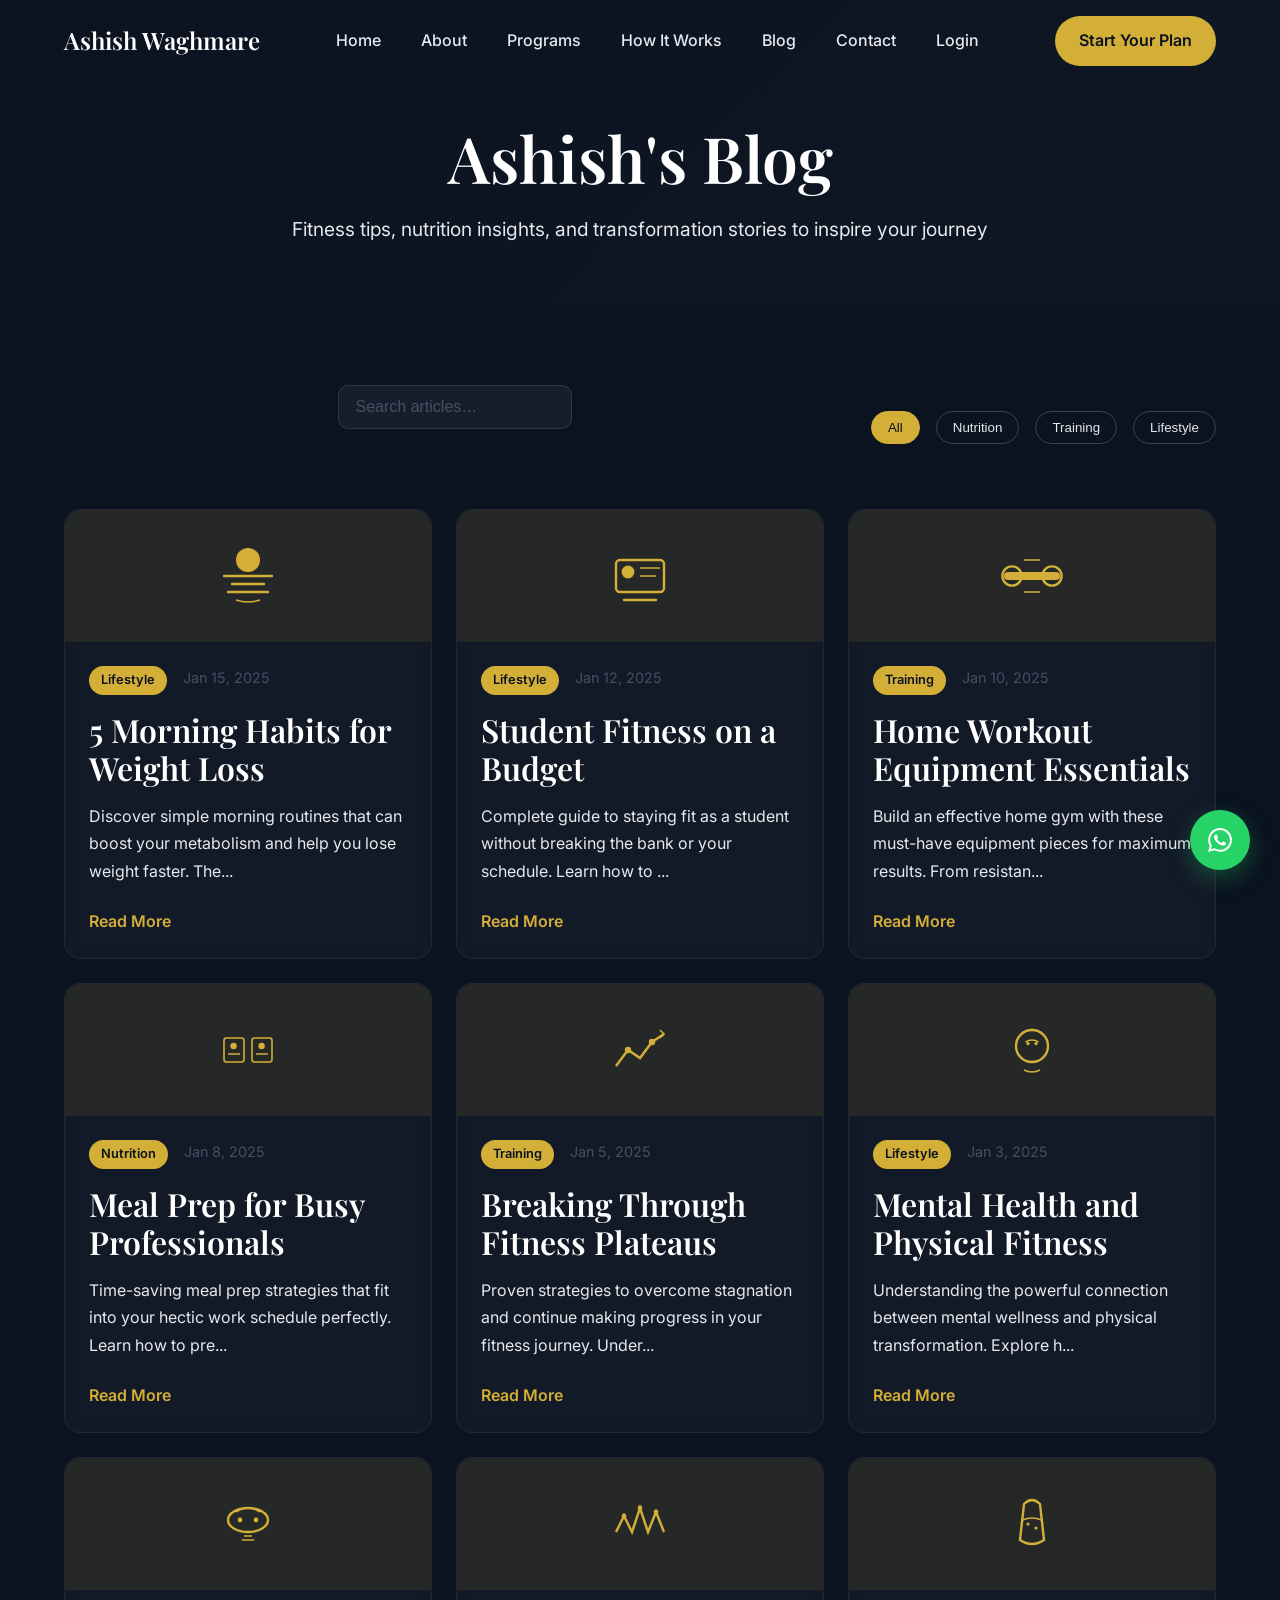
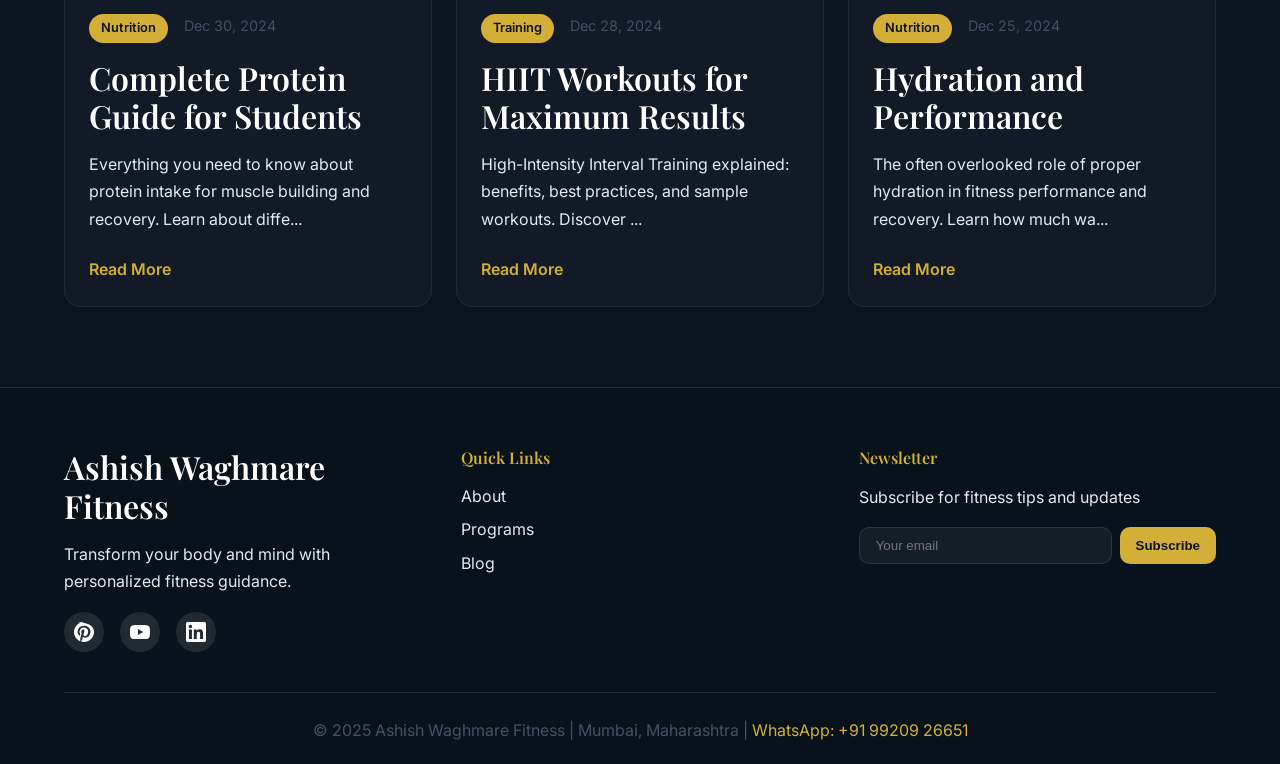
<file: blog.html>
<!DOCTYPE html>
<html lang="en">
<head>
    <meta charset="UTF-8">
    <meta name="viewport" content="width=device-width, initial-scale=1.0">
    <title>Ashish's Blog – Fitness Tips & Insights</title>
    <link rel="preconnect" href="https://fonts.googleapis.com">
    <link rel="preconnect" href="https://fonts.gstatic.com" crossorigin>
    <link href="https://fonts.googleapis.com/css2?family=Playfair+Display:wght@400;600;700&family=Inter:wght@300;400;600;700&display=swap" rel="stylesheet">
    <link rel="stylesheet" href="css/style.css">
    <link rel="stylesheet" href="css/responsive.css">
</head>
<body>
    <header class="navbar" id="navbar">
        <nav class="nav-container">
            <div class="logo">
                <h1>Ashish Waghmare</h1>
            </div>
            <div class="nav-menu">
                <a href="index.html">Home</a>
                <a href="about.html">About</a>
                <a href="programs.html">Programs</a>
                <a href="howitworks.html">How It Works</a>
                <a href="blog.html">Blog</a>
                <a href="contact.html">Contact</a>
                <a href="login.html">Login</a>
            </div>
            <a href="programs.html" class="nav-cta">Start Your Plan</a>
            <div class="hamburger">
                <span></span>
                <span></span>
                <span></span>
            </div>
        </nav>
    </header>

    <main>
        <section class="blog-hero">
            <div class="container">
                <h1>Ashish's Blog</h1>
                <p>Fitness tips, nutrition insights, and transformation stories to inspire your journey</p>
            </div>
        </section>

        <section class="blog-main">
            <div class="container">
                <div class="blog-controls">
                    <div class="search-container">
                        <input type="text" id="blogSearch" placeholder="Search articles…" class="search-input">
                    </div>
                    
                    <div class="category-filters">
                        <button class="filter-btn active" data-category="all">All</button>
                        <button class="filter-btn" data-category="nutrition">Nutrition</button>
                        <button class="filter-btn" data-category="training">Training</button>
                        <button class="filter-btn" data-category="lifestyle">Lifestyle</button>
                    </div>
                </div>

                <div class="blog-grid">
                    <article class="blog-card" data-category="lifestyle">
                        <div class="blog-icon">
                            <svg viewBox="0 0 100 100" fill="none">
                                <circle cx="50" cy="30" r="15" fill="#D4AF37"/>
                                <path d="M20 50 L80 50 M30 60 L70 60 M25 70 L75 70" stroke="#D4AF37" stroke-width="3" stroke-linecap="round"/>
                                <path d="M35 80 Q50 85 65 80" stroke="#D4AF37" stroke-width="2" fill="none"/>
                            </svg>
                        </div>
                        <div class="blog-content">
                            <div class="blog-meta">
                                <span class="category">Lifestyle</span>
                                <span class="date">Jan 15, 2025</span>
                            </div>
                            <h3>5 Morning Habits for Weight Loss</h3>
                            <p>Discover simple morning routines that can boost your metabolism and help you lose weight faster. These evidence-based habits take less than 30 minutes but can transform your entire day and accelerate your fitness results.</p>
                            <a href="#" class="blog-btn">Read More</a>
                        </div>
                    </article>

                    <article class="blog-card" data-category="lifestyle">
                        <div class="blog-icon">
                            <svg viewBox="0 0 100 100" fill="none">
                                <rect x="20" y="30" width="60" height="40" rx="5" stroke="#D4AF37" stroke-width="3" fill="none"/>
                                <circle cx="35" cy="45" r="8" fill="#D4AF37"/>
                                <path d="M50 40 L75 40 M50 50 L70 50" stroke="#D4AF37" stroke-width="2"/>
                                <path d="M30 80 L70 80" stroke="#D4AF37" stroke-width="3" stroke-linecap="round"/>
                            </svg>
                        </div>
                        <div class="blog-content">
                            <div class="blog-meta">
                                <span class="category">Lifestyle</span>
                                <span class="date">Jan 12, 2025</span>
                            </div>
                            <h3>Student Fitness on a Budget</h3>
                            <p>Complete guide to staying fit as a student without breaking the bank or your schedule. Learn how to eat healthy, exercise effectively, and maintain your fitness goals while managing academic pressures and financial constraints.</p>
                            <a href="#" class="blog-btn">Read More</a>
                        </div>
                    </article>

                    <article class="blog-card" data-category="training">
                        <div class="blog-icon">
                            <svg viewBox="0 0 100 100" fill="none">
                                <rect x="15" y="45" width="70" height="10" rx="5" fill="#D4AF37"/>
                                <circle cx="25" cy="50" r="12" stroke="#D4AF37" stroke-width="3" fill="none"/>
                                <circle cx="75" cy="50" r="12" stroke="#D4AF37" stroke-width="3" fill="none"/>
                                <path d="M40 30 L60 30 M40 70 L60 70" stroke="#D4AF37" stroke-width="2"/>
                            </svg>
                        </div>
                        <div class="blog-content">
                            <div class="blog-meta">
                                <span class="category">Training</span>
                                <span class="date">Jan 10, 2025</span>
                            </div>
                            <h3>Home Workout Equipment Essentials</h3>
                            <p>Build an effective home gym with these must-have equipment pieces for maximum results. From resistance bands to adjustable dumbbells, discover the most versatile and space-efficient tools for your fitness journey.</p>
                            <a href="#" class="blog-btn">Read More</a>
                        </div>
                    </article>

                    <article class="blog-card" data-category="nutrition">
                        <div class="blog-icon">
                            <svg viewBox="0 0 100 100" fill="none">
                                <rect x="20" y="35" width="25" height="30" rx="3" stroke="#D4AF37" stroke-width="2" fill="none"/>
                                <rect x="55" y="35" width="25" height="30" rx="3" stroke="#D4AF37" stroke-width="2" fill="none"/>
                                <circle cx="32" cy="45" r="4" fill="#D4AF37"/>
                                <circle cx="67" cy="45" r="4" fill="#D4AF37"/>
                                <path d="M25 55 L40 55 M60 55 L75 55" stroke="#D4AF37" stroke-width="2"/>
                            </svg>
                        </div>
                        <div class="blog-content">
                            <div class="blog-meta">
                                <span class="category">Nutrition</span>
                                <span class="date">Jan 8, 2025</span>
                            </div>
                            <h3>Meal Prep for Busy Professionals</h3>
                            <p>Time-saving meal prep strategies that fit into your hectic work schedule perfectly. Learn how to prepare nutritious meals in advance, save money, and maintain your fitness goals even with a demanding career.</p>
                            <a href="#" class="blog-btn">Read More</a>
                        </div>
                    </article>

                    <article class="blog-card" data-category="training">
                        <div class="blog-icon">
                            <svg viewBox="0 0 100 100" fill="none">
                                <path d="M20 70 L35 50 L50 60 L65 40 L80 30" stroke="#D4AF37" stroke-width="3" fill="none"/>
                                <circle cx="35" cy="50" r="4" fill="#D4AF37"/>
                                <circle cx="65" cy="40" r="4" fill="#D4AF37"/>
                                <path d="M75 25 L80 30 L75 35" stroke="#D4AF37" stroke-width="2" fill="none"/>
                            </svg>
                        </div>
                        <div class="blog-content">
                            <div class="blog-meta">
                                <span class="category">Training</span>
                                <span class="date">Jan 5, 2025</span>
                            </div>
                            <h3>Breaking Through Fitness Plateaus</h3>
                            <p>Proven strategies to overcome stagnation and continue making progress in your fitness journey. Understand why plateaus happen and learn advanced techniques to reignite your progress and achieve new personal bests.</p>
                            <a href="#" class="blog-btn">Read More</a>
                        </div>
                    </article>

                    <article class="blog-card" data-category="lifestyle">
                        <div class="blog-icon">
                            <svg viewBox="0 0 100 100" fill="none">
                                <circle cx="50" cy="45" r="20" stroke="#D4AF37" stroke-width="3" fill="none"/>
                                <path d="M42 40 Q50 35 58 40" stroke="#D4AF37" stroke-width="2" fill="none"/>
                                <circle cx="45" cy="42" r="2" fill="#D4AF37"/>
                                <circle cx="55" cy="42" r="2" fill="#D4AF37"/>
                                <path d="M40 75 Q50 80 60 75" stroke="#D4AF37" stroke-width="2" fill="none"/>
                            </svg>
                        </div>
                        <div class="blog-content">
                            <div class="blog-meta">
                                <span class="category">Lifestyle</span>
                                <span class="date">Jan 3, 2025</span>
                            </div>
                            <h3>Mental Health and Physical Fitness</h3>
                            <p>Understanding the powerful connection between mental wellness and physical transformation. Explore how exercise impacts mood, stress levels, and cognitive function, plus practical tips for using fitness to improve mental health.</p>
                            <a href="#" class="blog-btn">Read More</a>
                        </div>
                    </article>

                    <article class="blog-card" data-category="nutrition">
                        <div class="blog-icon">
                            <svg viewBox="0 0 100 100" fill="none">
                                <ellipse cx="50" cy="45" rx="25" ry="15" stroke="#D4AF37" stroke-width="3" fill="none"/>
                                <path d="M35 35 Q50 25 65 35" stroke="#D4AF37" stroke-width="2" fill="none"/>
                                <circle cx="40" cy="45" r="3" fill="#D4AF37"/>
                                <circle cx="60" cy="45" r="3" fill="#D4AF37"/>
                                <path d="M45 65 L55 65 M42 70 L58 70" stroke="#D4AF37" stroke-width="2"/>
                            </svg>
                        </div>
                        <div class="blog-content">
                            <div class="blog-meta">
                                <span class="category">Nutrition</span>
                                <span class="date">Dec 30, 2024</span>
                            </div>
                            <h3>Complete Protein Guide for Students</h3>
                            <p>Everything you need to know about protein intake for muscle building and recovery. Learn about different protein sources, timing, and how much you really need based on your fitness goals and activity level.</p>
                            <a href="#" class="blog-btn">Read More</a>
                        </div>
                    </article>

                    <article class="blog-card" data-category="training">
                        <div class="blog-icon">
                            <svg viewBox="0 0 100 100" fill="none">
                                <path d="M20 60 L30 40 L40 60 L50 30 L60 60 L70 35 L80 60" stroke="#D4AF37" stroke-width="3" fill="none"/>
                                <circle cx="30" cy="40" r="3" fill="#D4AF37"/>
                                <circle cx="50" cy="30" r="3" fill="#D4AF37"/>
                                <circle cx="70" cy="35" r="3" fill="#D4AF37"/>
                            </svg>
                        </div>
                        <div class="blog-content">
                            <div class="blog-meta">
                                <span class="category">Training</span>
                                <span class="date">Dec 28, 2024</span>
                            </div>
                            <h3>HIIT Workouts for Maximum Results</h3>
                            <p>High-Intensity Interval Training explained: benefits, best practices, and sample workouts. Discover how to burn more calories in less time and improve both cardiovascular health and muscle definition with strategic HIIT sessions.</p>
                            <a href="#" class="blog-btn">Read More</a>
                        </div>
                    </article>

                    <article class="blog-card" data-category="nutrition">
                        <div class="blog-icon">
                            <svg viewBox="0 0 100 100" fill="none">
                                <path d="M40 25 Q50 15 60 25 L65 70 Q50 80 35 70 Z" stroke="#D4AF37" stroke-width="3" fill="none"/>
                                <path d="M38 45 Q50 40 62 45" stroke="#D4AF37" stroke-width="2" fill="none"/>
                                <circle cx="45" cy="50" r="2" fill="#D4AF37"/>
                                <circle cx="55" cy="55" r="2" fill="#D4AF37"/>
                            </svg>
                        </div>
                        <div class="blog-content">
                            <div class="blog-meta">
                                <span class="category">Nutrition</span>
                                <span class="date">Dec 25, 2024</span>
                            </div>
                            <h3>Hydration and Performance</h3>
                            <p>The often overlooked role of proper hydration in fitness performance and recovery. Learn how much water you need, when to drink it, and how dehydration affects your workouts and overall health.</p>
                            <a href="#" class="blog-btn">Read More</a>
                        </div>
                    </article>
                </div>

                <div id="noResults" class="no-results" style="display: none;">
                    <p>No articles found matching your search.</p>
                </div>
            </div>
        </section>
    </main>

    <!-- WhatsApp Floating Button -->
    <a href="https://wa.me/919920926651" class="whatsapp-float" target="_blank">
        <svg width="24" height="24" viewBox="0 0 24 24" fill="currentColor">
            <path d="M17.472 14.382c-.297-.149-1.758-.867-2.03-.967-.273-.099-.471-.148-.67.15-.197.297-.767.966-.94 1.164-.173.199-.347.223-.644.075-.297-.15-1.255-.463-2.39-1.475-.883-.788-1.48-1.761-1.653-2.059-.173-.297-.018-.458.13-.606.134-.133.298-.347.446-.52.149-.174.198-.298.298-.497.099-.198.05-.371-.025-.52-.075-.149-.669-1.612-.916-2.207-.242-.579-.487-.5-.669-.51-.173-.008-.371-.01-.57-.01-.198 0-.52.074-.792.372-.272.297-1.04 1.016-1.04 2.479 0 1.462 1.065 2.875 1.213 3.074.149.198 2.096 3.2 5.077 4.487.709.306 1.262.489 1.694.625.712.227 1.36.195 1.871.118.571-.085 1.758-.719 2.006-1.413.248-.694.248-1.289.173-1.413-.074-.124-.272-.198-.57-.347m-5.421 7.403h-.004a9.87 9.87 0 01-5.031-1.378l-.361-.214-3.741.982.998-3.648-.235-.374a9.86 9.86 0 01-1.51-5.26c.001-5.45 4.436-9.884 9.888-9.884 2.64 0 5.122 1.03 6.988 2.898a9.825 9.825 0 012.893 6.994c-.003 5.45-4.437 9.884-9.885 9.884m8.413-18.297A11.815 11.815 0 0012.05 0C5.495 0 .16 5.335.157 11.892c0 2.096.547 4.142 1.588 5.945L.057 24l6.305-1.654a11.882 11.882 0 005.683 1.448h.005c6.554 0 11.89-5.335 11.893-11.893A11.821 11.821 0 0020.465 3.488"/>
        </svg>
    </a>

    <!-- Scroll to Top Button -->
    <button id="scrollTop" class="scroll-top">
        <svg width="20" height="20" viewBox="0 0 24 24" fill="currentColor">
            <path d="M7.41 15.41L12 10.83l4.59 4.58L18 14l-6-6-6 6z"/>
        </svg>
    </button>

    <footer class="footer">
        <div class="container">
            <div class="footer-content">
                <div class="footer-section">
                    <h3>Ashish Waghmare Fitness</h3>
                    <p>Transform your body and mind with personalized fitness guidance.</p>
                    <div class="social-icons">
                        <a href="#" target="_blank">
                            <svg width="20" height="20" viewBox="0 0 24 24" fill="currentColor">
                                <path d="M12.017 0C5.396 0 .029 5.367.029 11.987c0 5.079 3.158 9.417 7.618 11.174-.105-.949-.199-2.403.041-3.439.219-.937 1.406-5.957 1.406-5.957s-.359-.72-.359-1.781c0-1.663.967-2.911 2.168-2.911 1.024 0 1.518.769 1.518 1.688 0 1.029-.653 2.567-.992 3.992-.285 1.193.6 2.165 1.775 2.165 2.128 0 3.768-2.245 3.768-5.487 0-2.861-2.063-4.869-5.008-4.869-3.41 0-5.409 2.562-5.409 5.199 0 1.033.394 2.143.889 2.741.099.12.112.225.085.347-.09.375-.293 1.199-.334 1.363-.053.225-.172.271-.402.165-1.495-.69-2.433-2.878-2.433-4.646 0-3.776 2.748-7.252 7.92-7.252 4.158 0 7.392 2.967 7.392 6.923 0 4.135-2.607 7.462-6.233 7.462-1.214 0-2.357-.629-2.748-1.378l-.748 2.853c-.271 1.043-1.002 2.35-1.492 3.146C9.57 23.812 10.763 24.009 12.017 24.009c6.624 0 11.99-5.367 11.99-11.988C24.007 5.367 18.641.001.012.017 0z"/>
                            </svg>
                        </a>
                        <a href="#" target="_blank">
                            <svg width="20" height="20" viewBox="0 0 24 24" fill="currentColor">
                                <path d="M23.498 6.186a3.016 3.016 0 0 0-2.122-2.136C19.505 3.545 12 3.545 12 3.545s-7.505 0-9.377.505A3.017 3.017 0 0 0 .502 6.186C0 8.07 0 12 0 12s0 3.93.502 5.814a3.016 3.016 0 0 0 2.122 2.136c1.871.505 9.376.505 9.376.505s7.505 0 9.377-.505a3.015 3.015 0 0 0 2.122-2.136C24 15.93 24 12 24 12s0-3.93-.502-5.814zM9.545 15.568V8.432L15.818 12l-6.273 3.568z"/>
                            </svg>
                        </a>
                        <a href="#" target="_blank">
                            <svg width="20" height="20" viewBox="0 0 24 24" fill="currentColor">
                                <path d="M20.447 20.452h-3.554v-5.569c0-1.328-.027-3.037-1.852-3.037-1.853 0-2.136 1.445-2.136 2.939v5.667H9.351V9h3.414v1.561h.046c.477-.9 1.637-1.85 3.37-1.85 3.601 0 4.267 2.37 4.267 5.455v6.286zM5.337 7.433c-1.144 0-2.063-.926-2.063-2.065 0-1.138.92-2.063 2.063-2.063 1.14 0 2.064.925 2.064 2.063 0 1.139-.925 2.065-2.064 2.065zm1.782 13.019H3.555V9h3.564v11.452zM22.225 0H1.771C.792 0 0 .774 0 1.729v20.542C0 23.227.792 24 1.771 24h20.451C23.2 24 24 23.227 24 22.271V1.729C24 .774 23.2 0 22.222 0h.003z"/>
                            </svg>
                        </a>
                    </div>
                </div>
                
                <div class="footer-section">
                    <h4>Quick Links</h4>
                    <ul>
                        <li><a href="about.html">About</a></li>
                        <li><a href="programs.html">Programs</a></li>
                        <li><a href="blog.html">Blog</a></li>
                    </ul>
                </div>
                
                <div class="footer-section">
                    <h4>Newsletter</h4>
                    <p>Subscribe for fitness tips and updates</p>
                    <div class="newsletter-form">
                        <input type="email" id="newsletter" placeholder="Your email">
                        <button type="button" onclick="subscribeNewsletter()">Subscribe</button>
                    </div>
                </div>
            </div>
            
            <div class="footer-bottom">
                <p>© 2025 Ashish Waghmare Fitness | Mumbai, Maharashtra | 
                <a href="https://wa.me/919920926651" target="_blank">WhatsApp: +91 99209 26651</a></p>
            </div>
        </div>
    </footer>

    <script src="js/script.js"></script>
    <script src="js/animations.js"></script>
</body>
</html>
</file>
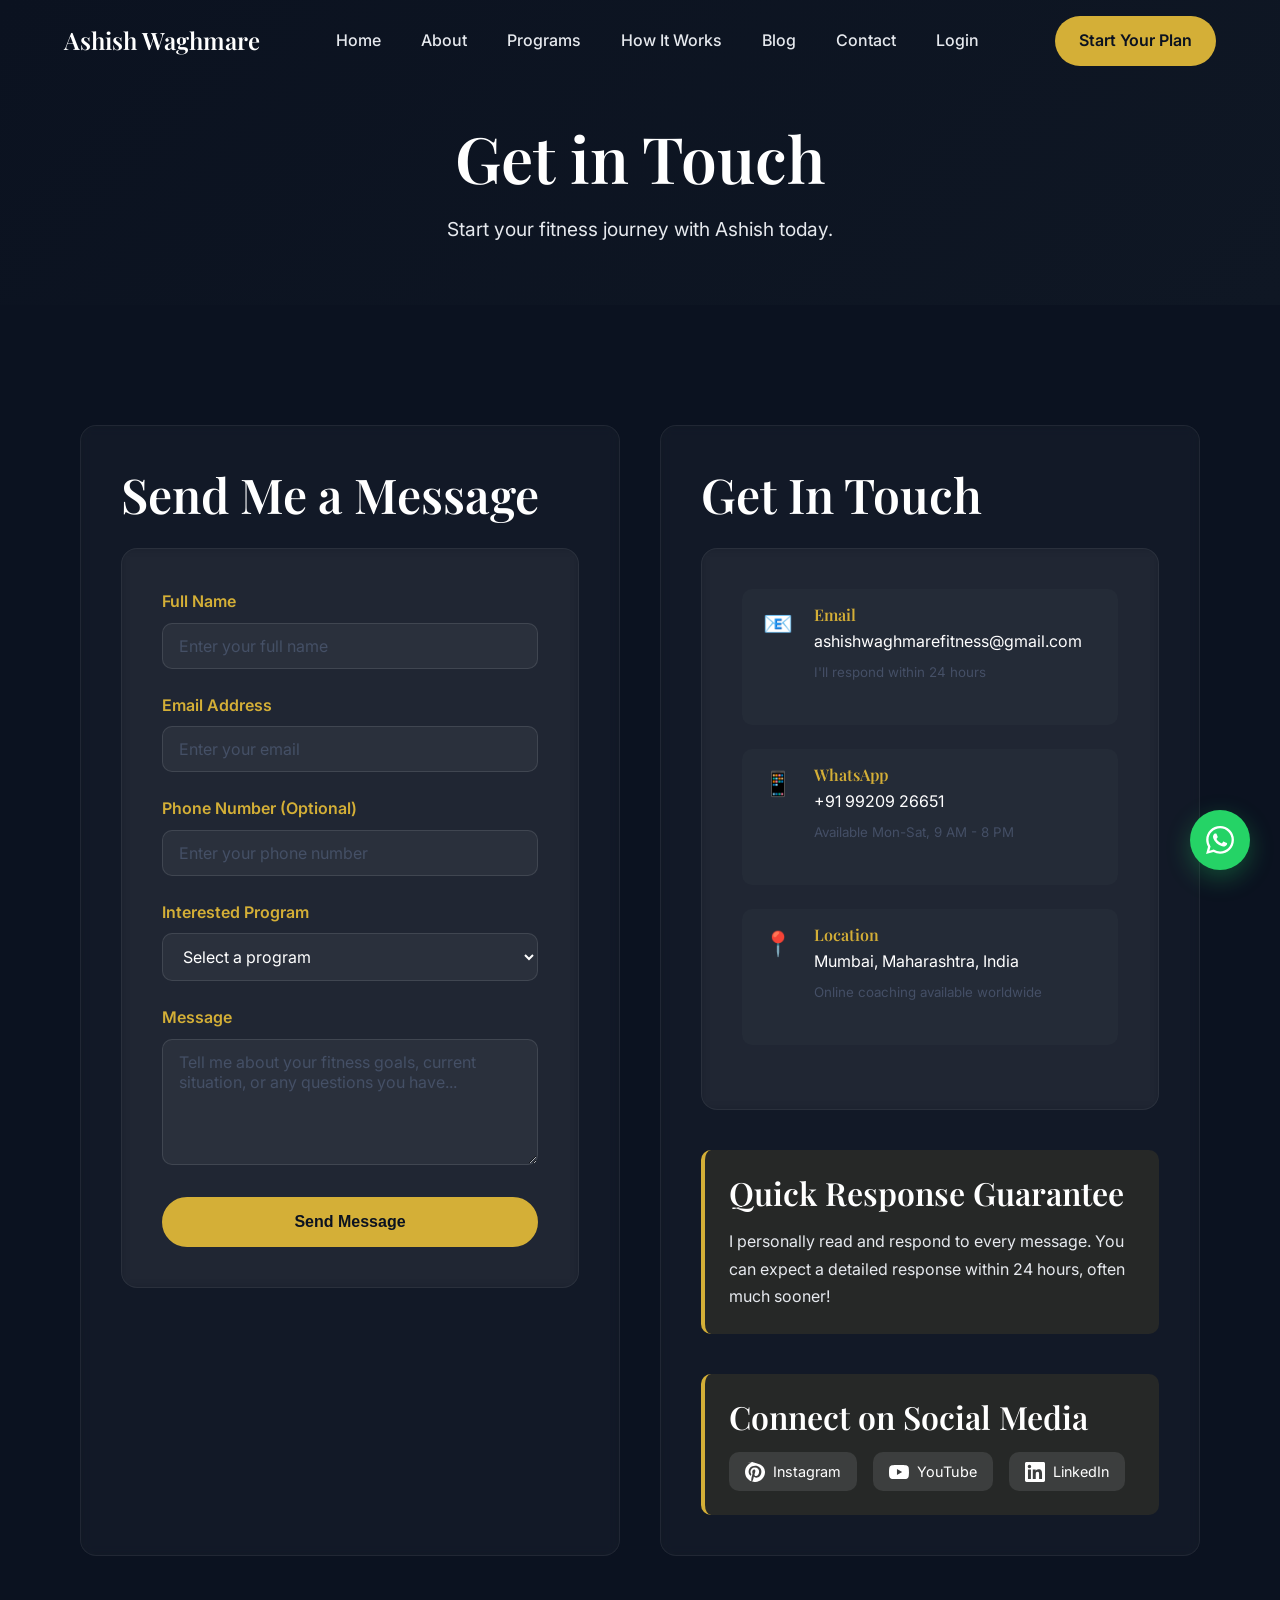
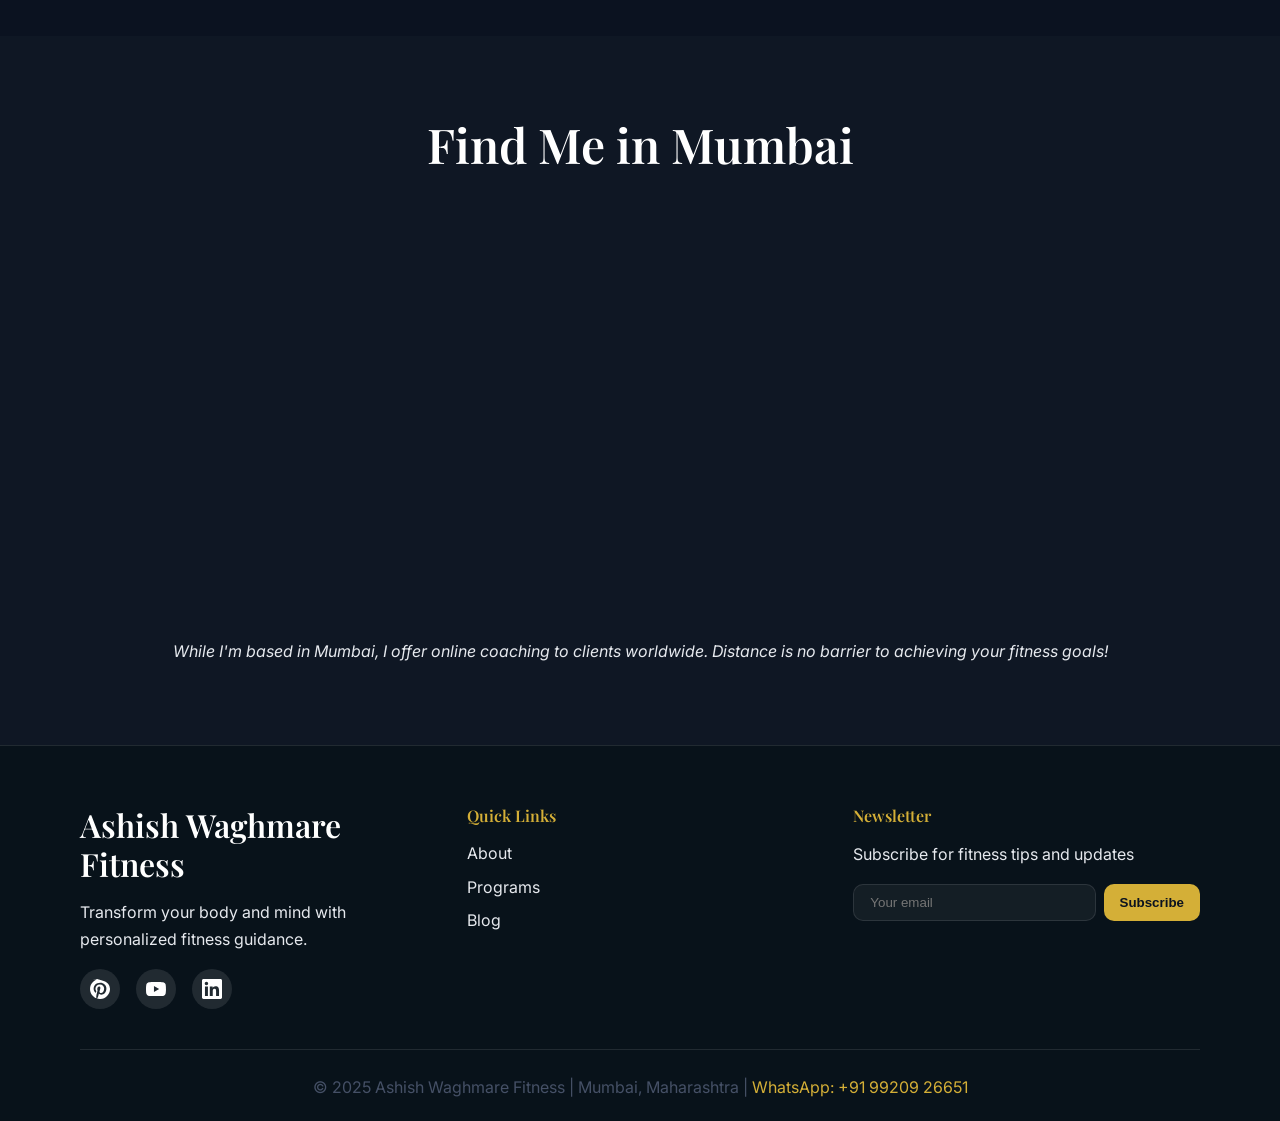
<file: contact.html>
<!DOCTYPE html>
<html lang="en">
<head>
    <meta charset="UTF-8">
    <meta name="viewport" content="width=device-width, initial-scale=1.0, viewport-fit=cover">
    <title>Contact – Ashish Waghmare Fitness</title>
    <link rel="preconnect" href="https://fonts.googleapis.com">
    <link rel="preconnect" href="https://fonts.gstatic.com" crossorigin>
    <link href="https://fonts.googleapis.com/css2?family=Playfair+Display:wght@400;600;700&family=Inter:wght@300;400;600;700&display=swap" rel="stylesheet">
    <link rel="stylesheet" href="css/style.css">
    <link rel="stylesheet" href="css/responsive.css">
    <link rel="stylesheet" href="css/responsive-enhanced.css">
</head>
<body>
    <header class="navbar" id="navbar">
        <nav class="nav-container">
            <div class="logo">
                <h1>Ashish Waghmare</h1>
            </div>
            <div class="nav-menu">
                <a href="index.html">Home</a>
                <a href="about.html">About</a>
                <a href="programs.html">Programs</a>
                <a href="howitworks.html">How It Works</a>
                <a href="blog.html">Blog</a>
                <a href="contact.html">Contact</a>
                <a href="login.html">Login</a>
            </div>
            <a href="programs.html" class="nav-cta">Start Your Plan</a>
            <div class="hamburger">
                <span></span>
                <span></span>
                <span></span>
            </div>
        </nav>
    </header>

    <main>
        <section class="contact-hero">
            <div class="container">
                <h1>Get in Touch</h1>
                <p>Start your fitness journey with Ashish today.</p>
            </div>
        </section>

        <section class="contact-main">
            <div class="container">
                <div class="contact-grid">
                    <div class="contact-form-section">
                        <h2>Send Me a Message</h2>
                        <form id="contactForm" class="contact-form">
                            <div class="form-group">
                                <label for="name">Full Name</label>
                                <input type="text" id="name" name="name" placeholder="Enter your full name" required>
                            </div>
                            
                            <div class="form-group">
                                <label for="email">Email Address</label>
                                <input type="email" id="email" name="email" placeholder="Enter your email" required>
                            </div>
                            
                            <div class="form-group">
                                <label for="phone">Phone Number (Optional)</label>
                                <input type="tel" id="phone" name="phone" placeholder="Enter your phone number">
                            </div>
                            
                            <div class="form-group">
                                <label for="program">Interested Program</label>
                                <select id="program" name="program">
                                    <option value="">Select a program</option>
                                    <option value="starter">Starter Plan - ₹999/month</option>
                                    <option value="group">Group Plan - ₹1499/month</option>
                                    <option value="premium">Premium Plan - ₹2499/month</option>
                                    <option value="consultation">Free Consultation</option>
                                </select>
                            </div>
                            
                            <div class="form-group">
                                <label for="message">Message</label>
                                <textarea id="message" name="message" rows="5" placeholder="Tell me about your fitness goals, current situation, or any questions you have..." required></textarea>
                            </div>
                            
                            <button type="submit" class="btn btn-primary btn-full">Send Message</button>
                        </form>
                    </div>

                    <div class="contact-info-section">
                        <h2>Get In Touch</h2>
                        <div class="contact-info">
                            <div class="contact-item">
                                <div class="contact-icon">📧</div>
                                <div class="contact-details">
                                    <h4>Email</h4>
                                    <p>ashishwaghmarefitness@gmail.com</p>
                                    <small>I'll respond within 24 hours</small>
                                </div>
                            </div>
                            
                            <div class="contact-item">
                                <div class="contact-icon">📱</div>
                                <div class="contact-details">
                                    <h4>WhatsApp</h4>
                                    <p><a href="https://wa.me/919920926651" target="_blank">+91 99209 26651</a></p>
                                    <small>Available Mon-Sat, 9 AM - 8 PM</small>
                                </div>
                            </div>
                            
                            <div class="contact-item">
                                <div class="contact-icon">📍</div>
                                <div class="contact-details">
                                    <h4>Location</h4>
                                    <p>Mumbai, Maharashtra, India</p>
                                    <small>Online coaching available worldwide</small>
                                </div>
                            </div>
                        </div>

                        <div class="response-time">
                            <h3>Quick Response Guarantee</h3>
                            <p>I personally read and respond to every message. You can expect a detailed response within 24 hours, often much sooner!</p>
                        </div>

                        <div class="social-connect">
                            <h3>Connect on Social Media</h3>
                            <div class="social-links">
                                <a href="#" class="social-link">
                                    <svg width="20" height="20" viewBox="0 0 24 24" fill="currentColor">
                                        <path d="M12.017 0C5.396 0 .029 5.367.029 11.987c0 5.079 3.158 9.417 7.618 11.174-.105-.949-.199-2.403.041-3.439.219-.937 1.406-5.957 1.406-5.957s-.359-.72-.359-1.781c0-1.663.967-2.911 2.168-2.911 1.024 0 1.518.769 1.518 1.688 0 1.029-.653 2.567-.992 3.992-.285 1.193.6 2.165 1.775 2.165 2.128 0 3.768-2.245 3.768-5.487 0-2.861-2.063-4.869-5.008-4.869-3.41 0-5.409 2.562-5.409 5.199 0 1.033.394 2.143.889 2.741.099.12.112.225.085.347-.09.375-.293 1.199-.334 1.363-.053.225-.172.271-.402.165-1.495-.69-2.433-2.878-2.433-4.646 0-3.776 2.748-7.252 7.92-7.252 4.158 0 7.392 2.967 7.392 6.923 0 4.135-2.607 7.462-6.233 7.462-1.214 0-2.357-.629-2.748-1.378l-.748 2.853c-.271 1.043-1.002 2.35-1.492 3.146C9.57 23.812 10.763 24.009 12.017 24.009c6.624 0 11.99-5.367 11.99-11.988C24.007 5.367 18.641.001.012.017 0z"/>
                                    </svg>
                                    Instagram
                                </a>
                                <a href="#" class="social-link">
                                    <svg width="20" height="20" viewBox="0 0 24 24" fill="currentColor">
                                        <path d="M23.498 6.186a3.016 3.016 0 0 0-2.122-2.136C19.505 3.545 12 3.545 12 3.545s-7.505 0-9.377.505A3.017 3.017 0 0 0 .502 6.186C0 8.07 0 12 0 12s0 3.93.502 5.814a3.016 3.016 0 0 0 2.122 2.136c1.871.505 9.376.505 9.376.505s7.505 0 9.377-.505a3.015 3.015 0 0 0 2.122-2.136C24 15.93 24 12 24 12s0-3.93-.502-5.814zM9.545 15.568V8.432L15.818 12l-6.273 3.568z"/>
                                    </svg>
                                    YouTube
                                </a>
                                <a href="#" class="social-link">
                                    <svg width="20" height="20" viewBox="0 0 24 24" fill="currentColor">
                                        <path d="M20.447 20.452h-3.554v-5.569c0-1.328-.027-3.037-1.852-3.037-1.853 0-2.136 1.445-2.136 2.939v5.667H9.351V9h3.414v1.561h.046c.477-.9 1.637-1.85 3.37-1.85 3.601 0 4.267 2.37 4.267 5.455v6.286zM5.337 7.433c-1.144 0-2.063-.926-2.063-2.065 0-1.138.92-2.063 2.063-2.063 1.14 0 2.064.925 2.064 2.063 0 1.139-.925 2.065-2.064 2.065zm1.782 13.019H3.555V9h3.564v11.452zM22.225 0H1.771C.792 0 0 .774 0 1.729v20.542C0 23.227.792 24 1.771 24h20.451C23.2 24 24 23.227 24 22.271V1.729C24 .774 23.2 0 22.222 0h.003z"/>
                                    </svg>
                                    LinkedIn
                                </a>
                            </div>
                        </div>
                    </div>
                </div>
            </div>
        </section>

        <section class="contact-map">
            <div class="container">
                <h2>Find Me in Mumbai</h2>
                <div class="map-container">
                    <iframe 
                        src="https://www.google.com/maps/embed?pb=!1m18!1m12!1m3!1d241317.11609823277!2d72.74109995625!3d19.08219865625!2m3!1f0!2f0!3f0!3m2!1i1024!2i768!4f13.1!3m3!1m2!1s0x3be7c6306644edc1%3A0x5da4ed8f8d648c69!2sMumbai%2C%20Maharashtra!5e0!3m2!1sen!2sin!4v1703123456789!5m2!1sen!2sin" 
                        allowfullscreen="" 
                        loading="lazy">
                    </iframe>
                </div>
                <p class="map-note">While I'm based in Mumbai, I offer online coaching to clients worldwide. Distance is no barrier to achieving your fitness goals!</p>
            </div>
        </section>
    </main>

    <!-- WhatsApp Floating Button -->
    <a href="https://wa.me/919920926651" class="whatsapp-float" target="_blank">
        <svg width="28" height="28" viewBox="0 0 24 24" fill="currentColor">
            <path d="M17.472 14.382c-.297-.149-1.758-.867-2.03-.967-.273-.099-.471-.148-.67.15-.197.297-.767.966-.94 1.164-.173.199-.347.223-.644.075-.297-.15-1.255-.463-2.39-1.475-.883-.788-1.48-1.761-1.653-2.059-.173-.297-.018-.458.13-.606.134-.133.298-.347.446-.52.149-.174.198-.298.298-.497.099-.198.05-.371-.025-.52-.075-.149-.669-1.612-.916-2.207-.242-.579-.487-.5-.669-.51-.173-.008-.371-.01-.57-.01-.198 0-.52.074-.792.372-.272.297-1.04 1.016-1.04 2.479 0 1.462 1.065 2.875 1.213 3.074.149.198 2.096 3.2 5.077 4.487.709.306 1.262.489 1.694.625.712.227 1.36.195 1.871.118.571-.085 1.758-.719 2.006-1.413.248-.694.248-1.289.173-1.413-.074-.124-.272-.198-.57-.347m-5.421 7.403h-.004a9.87 9.87 0 01-5.031-1.378l-.361-.214-3.741.982.998-3.648-.235-.374a9.86 9.86 0 01-1.51-5.26c.001-5.45 4.436-9.884 9.888-9.884 2.64 0 5.122 1.03 6.988 2.898a9.825 9.825 0 012.893 6.994c-.003 5.45-4.437 9.884-9.885 9.884m8.413-18.297A11.815 11.815 0 0012.05 0C5.495 0 .16 5.335.157 11.892c0 2.096.547 4.142 1.588 5.945L.057 24l6.305-1.654a11.882 11.882 0 005.683 1.448h.005c6.554 0 11.89-5.335 11.893-11.893A11.821 11.821 0 0020.465 3.488"/>
        </svg>
    </a>

    <!-- Scroll to Top Button -->
    <button id="scrollTop" class="scroll-top">
        <svg width="20" height="20" viewBox="0 0 24 24" fill="currentColor">
            <path d="M7.41 15.41L12 10.83l4.59 4.58L18 14l-6-6-6 6z"/>
        </svg>
    </button>

    <footer class="footer">
        <div class="container">
            <div class="footer-content">
                <div class="footer-section">
                    <h3>Ashish Waghmare Fitness</h3>
                    <p>Transform your body and mind with personalized fitness guidance.</p>
                    <div class="social-icons">
                        <a href="#" target="_blank">
                            <svg width="20" height="20" viewBox="0 0 24 24" fill="currentColor">
                                <path d="M12.017 0C5.396 0 .029 5.367.029 11.987c0 5.079 3.158 9.417 7.618 11.174-.105-.949-.199-2.403.041-3.439.219-.937 1.406-5.957 1.406-5.957s-.359-.72-.359-1.781c0-1.663.967-2.911 2.168-2.911 1.024 0 1.518.769 1.518 1.688 0 1.029-.653 2.567-.992 3.992-.285 1.193.6 2.165 1.775 2.165 2.128 0 3.768-2.245 3.768-5.487 0-2.861-2.063-4.869-5.008-4.869-3.41 0-5.409 2.562-5.409 5.199 0 1.033.394 2.143.889 2.741.099.12.112.225.085.347-.09.375-.293 1.199-.334 1.363-.053.225-.172.271-.402.165-1.495-.69-2.433-2.878-2.433-4.646 0-3.776 2.748-7.252 7.92-7.252 4.158 0 7.392 2.967 7.392 6.923 0 4.135-2.607 7.462-6.233 7.462-1.214 0-2.357-.629-2.748-1.378l-.748 2.853c-.271 1.043-1.002 2.35-1.492 3.146C9.57 23.812 10.763 24.009 12.017 24.009c6.624 0 11.90-5.367 11.99-11.988C24.007 5.367 18.641.001.012.017 0z"/>
                            </svg>
                        </a>
                        <a href="#" target="_blank">
                            <svg width="20" height="20" viewBox="0 0 24 24" fill="currentColor">
                                <path d="M23.498 6.186a3.016 3.016 0 0 0-2.122-2.136C19.505 3.545 12 3.545 12 3.545s-7.505 0-9.377.505A3.017 3.017 0 0 0 .502 6.186C0 8.07 0 12 0 12s0 3.93.502 5.814a3.016 3.016 0 0 0 2.122 2.136c1.871.505 9.376.505 9.376.505s7.505 0 9.377-.505a3.015 3.015 0 0 0 2.122-2.136C24 15.93 24 12 24 12s0-3.93-.502-5.814zM9.545 15.568V8.432L15.818 12l-6.273 3.568z"/>
                            </svg>
                        </a>
                        <a href="#" target="_blank">
                            <svg width="20" height="20" viewBox="0 0 24 24" fill="currentColor">
                                <path d="M20.447 20.452h-3.554v-5.569c0-1.328-.027-3.037-1.852-3.037-1.853 0-2.136 1.445-2.136 2.939v5.667H9.351V9h3.414v1.561h.046c.477-.9 1.637-1.85 3.37-1.85 3.601 0 4.267 2.37 4.267 5.455v6.286zM5.337 7.433c-1.144 0-2.063-.926-2.063-2.065 0-1.138.92-2.063 2.063-2.063 1.14 0 2.064.925 2.064 2.063 0 1.139-.925 2.065-2.064 2.065zm1.782 13.019H3.555V9h3.564v11.452zM22.225 0H1.771C.792 0 0 .774 0 1.729v20.542C0 23.227.792 24 1.771 24h20.451C23.2 24 24 23.227 24 22.271V1.729C24 .774 23.2 0 22.222 0h.003z"/>
                            </svg>
                        </a>
                    </div>
                </div>
                
                <div class="footer-section">
                    <h4>Quick Links</h4>
                    <ul>
                        <li><a href="about.html">About</a></li>
                        <li><a href="programs.html">Programs</a></li>
                        <li><a href="blog.html">Blog</a></li>
                    </ul>
                </div>
                
                <div class="footer-section">
                    <h4>Newsletter</h4>
                    <p>Subscribe for fitness tips and updates</p>
                    <div class="newsletter-form">
                        <input type="email" id="newsletter" placeholder="Your email">
                        <button type="button" onclick="subscribeNewsletter()">Subscribe</button>
                    </div>
                </div>
            </div>
            
            <div class="footer-bottom">
                <p>© 2025 Ashish Waghmare Fitness | Mumbai, Maharashtra | 
                <a href="https://wa.me/919920926651" target="_blank">WhatsApp: +91 99209 26651</a></p>
            </div>
        </div>
    </footer>

    <script src="js/script.js"></script>
    <script src="js/animations.js"></script>
</body>
</html>
</file>
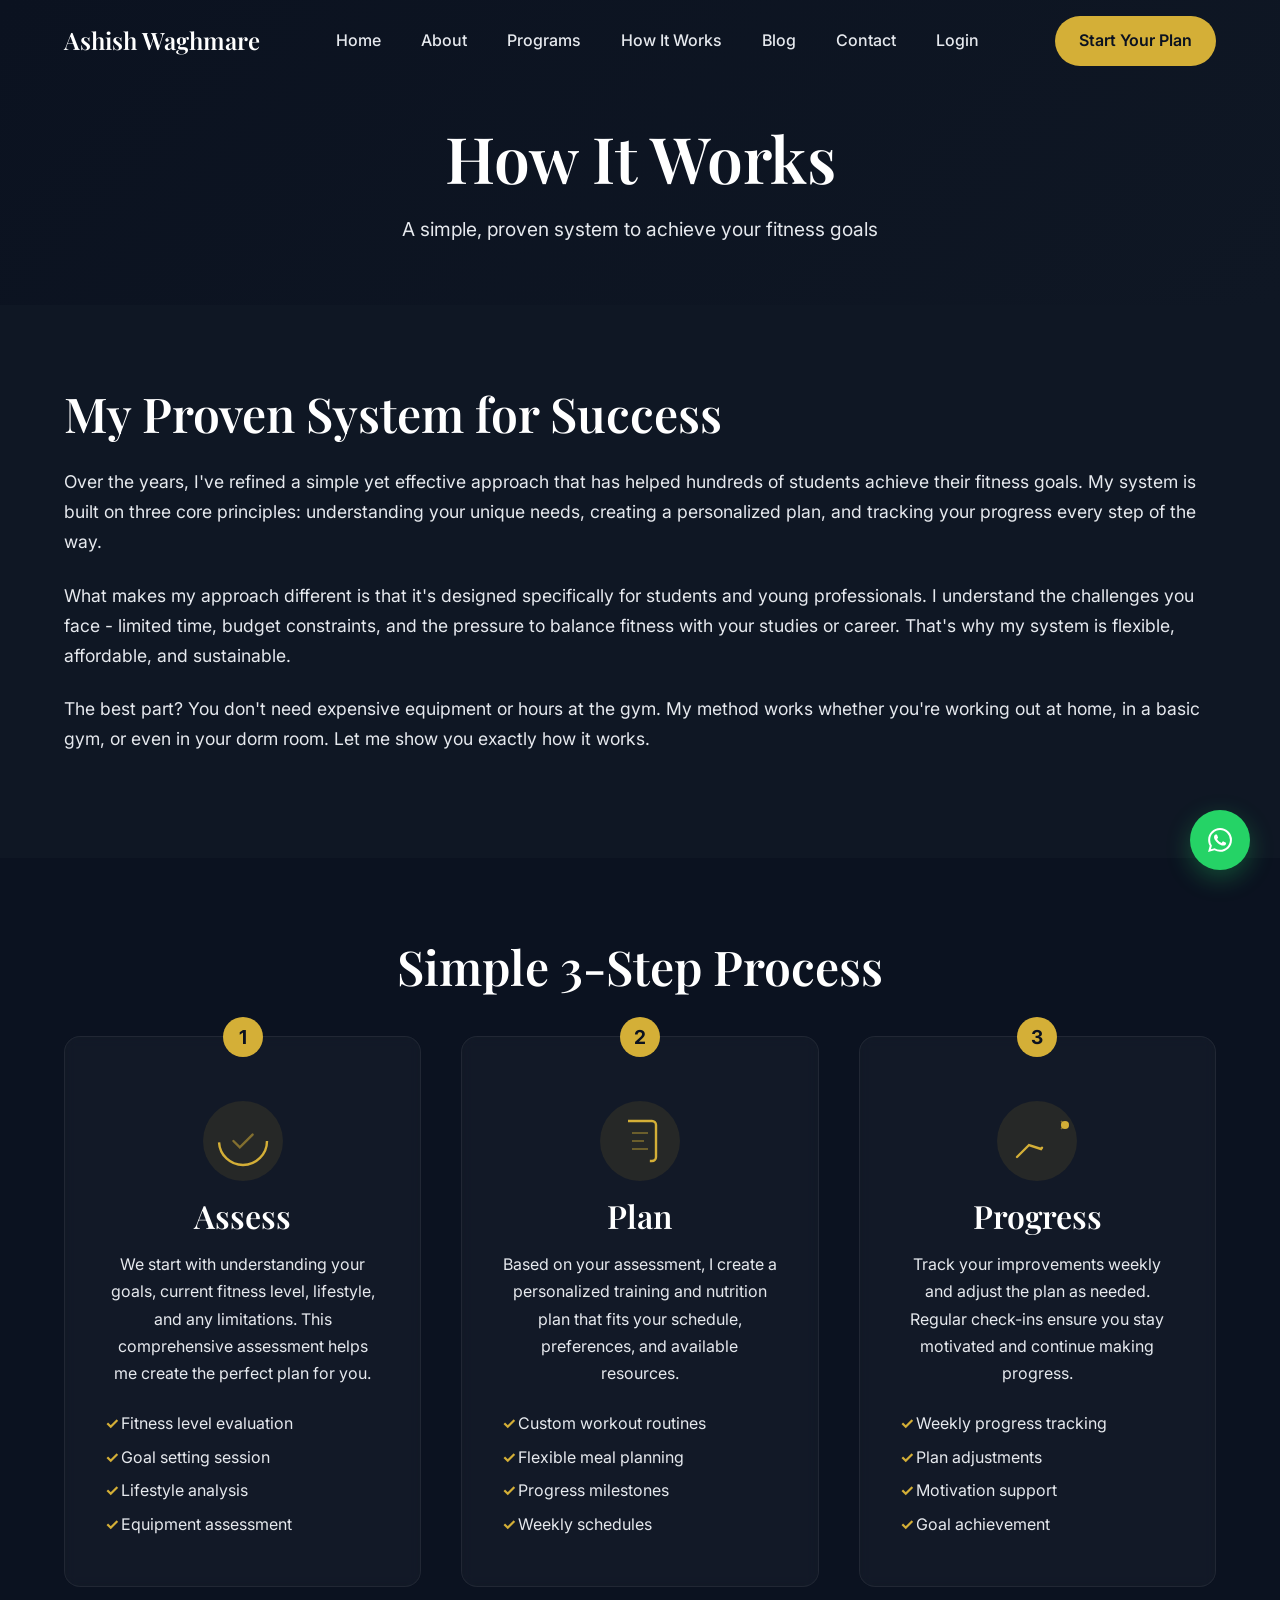
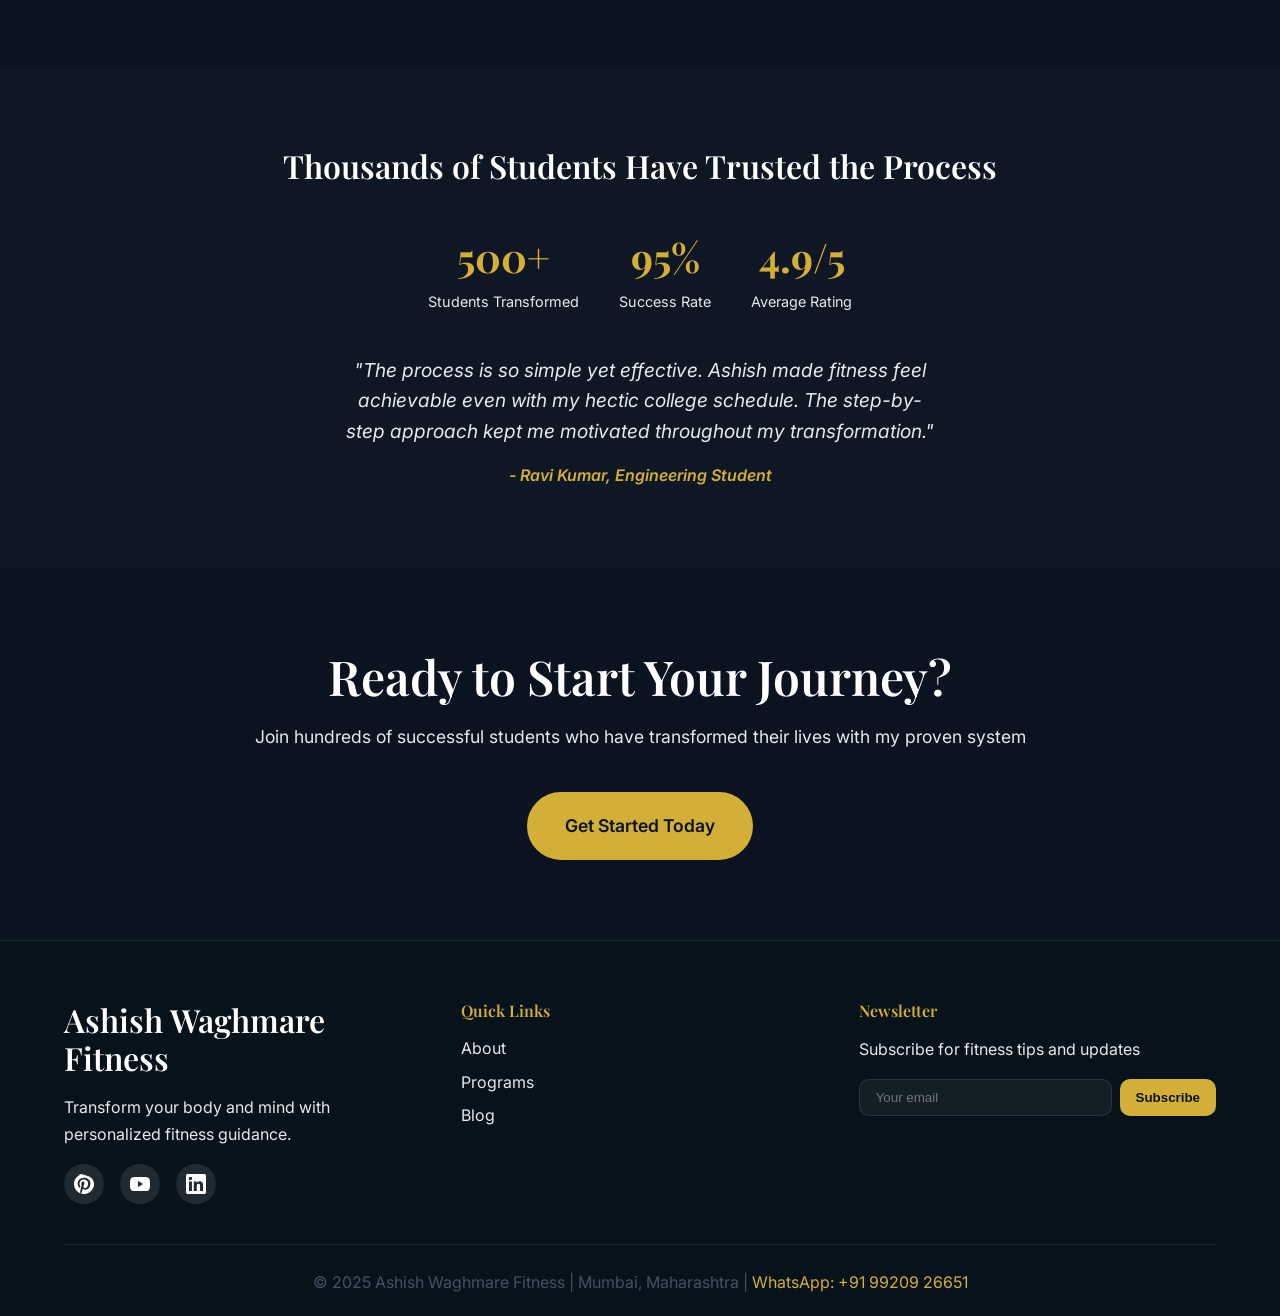
<file: howitworks.html>
<!DOCTYPE html>
<html lang="en">
<head>
    <meta charset="UTF-8">
    <meta name="viewport" content="width=device-width, initial-scale=1.0">
    <title>How It Works – Ashish Waghmare Fitness</title>
    <link rel="preconnect" href="https://fonts.googleapis.com">
    <link rel="preconnect" href="https://fonts.gstatic.com" crossorigin>
    <link href="https://fonts.googleapis.com/css2?family=Playfair+Display:wght@400;600;700&family=Inter:wght@300;400;600;700&display=swap" rel="stylesheet">
    <link rel="stylesheet" href="css/style.css">
    <link rel="stylesheet" href="css/responsive.css">
</head>
<body>
    <header class="navbar" id="navbar">
        <nav class="nav-container">
            <div class="logo">
                <h1>Ashish Waghmare</h1>
            </div>
            <div class="nav-menu">
                <a href="index.html">Home</a>
                <a href="about.html">About</a>
                <a href="programs.html">Programs</a>
                <a href="howitworks.html">How It Works</a>
                <a href="blog.html">Blog</a>
                <a href="contact.html">Contact</a>
                <a href="login.html">Login</a>
            </div>
            <a href="programs.html" class="nav-cta">Start Your Plan</a>
            <div class="hamburger">
                <span></span>
                <span></span>
                <span></span>
            </div>
        </nav>
    </header>

    <main>
        <section class="howitworks-hero">
            <div class="container">
                <h1>How It Works</h1>
                <p>A simple, proven system to achieve your fitness goals</p>
            </div>
        </section>

        <section class="howitworks-intro">
            <div class="container">
                <div class="intro-content">
                    <h2>My Proven System for Success</h2>
                    <p>Over the years, I've refined a simple yet effective approach that has helped hundreds of students achieve their fitness goals. My system is built on three core principles: understanding your unique needs, creating a personalized plan, and tracking your progress every step of the way.</p>
                    
                    <p>What makes my approach different is that it's designed specifically for students and young professionals. I understand the challenges you face - limited time, budget constraints, and the pressure to balance fitness with your studies or career. That's why my system is flexible, affordable, and sustainable.</p>
                    
                    <p>The best part? You don't need expensive equipment or hours at the gym. My method works whether you're working out at home, in a basic gym, or even in your dorm room. Let me show you exactly how it works.</p>
                </div>
            </div>
        </section>

        <section class="howitworks-steps">
            <div class="container">
                <h2 class="section-title">Simple 3-Step Process</h2>
                <div class="steps-grid">
                    <div class="step-card" data-step="1">
                        <div class="step-number">1</div>
                        <div class="step-icon">
                            <svg viewBox="0 0 100 100" fill="none">
                                <circle cx="50" cy="50" r="30" stroke="#D4AF37" stroke-width="3" fill="none">
                                    <animate attributeName="stroke-dasharray" values="0 188;94 94;188 0" dur="3s" repeatCount="indefinite"/>
                                </circle>
                                <path d="M38 50 L46 58 L62 42" stroke="#D4AF37" stroke-width="3" fill="none" stroke-linecap="round">
                                    <animate attributeName="opacity" values="0;1;0" dur="2s" repeatCount="indefinite"/>
                                </path>
                            </svg>
                        </div>
                        <h3>Assess</h3>
                        <p>We start with understanding your goals, current fitness level, lifestyle, and any limitations. This comprehensive assessment helps me create the perfect plan for you.</p>
                        <ul class="step-features">
                            <li>Fitness level evaluation</li>
                            <li>Goal setting session</li>
                            <li>Lifestyle analysis</li>
                            <li>Equipment assessment</li>
                        </ul>
                    </div>

                    <div class="step-card" data-step="2">
                        <div class="step-number">2</div>
                        <div class="step-icon">
                            <svg viewBox="0 0 100 100" fill="none">
                                <rect x="30" y="25" width="40" height="50" rx="5" stroke="#D4AF37" stroke-width="3" fill="none">
                                    <animate attributeName="stroke-dasharray" values="0 180;90 90;180 0" dur="3s" repeatCount="indefinite"/>
                                </rect>
                                <path d="M40 40 L60 40 M40 50 L55 50 M40 60 L60 60" stroke="#D4AF37" stroke-width="2">
                                    <animate attributeName="opacity" values="0;1;0" dur="2s" repeatCount="indefinite"/>
                                </path>
                            </svg>
                        </div>
                        <h3>Plan</h3>
                        <p>Based on your assessment, I create a personalized training and nutrition plan that fits your schedule, preferences, and available resources.</p>
                        <ul class="step-features">
                            <li>Custom workout routines</li>
                            <li>Flexible meal planning</li>
                            <li>Progress milestones</li>
                            <li>Weekly schedules</li>
                        </ul>
                    </div>

                    <div class="step-card" data-step="3">
                        <div class="step-number">3</div>
                        <div class="step-icon">
                            <svg viewBox="0 0 100 100" fill="none">
                                <path d="M25 70 L40 55 L55 60 L70 40 L85 30" stroke="#D4AF37" stroke-width="3" fill="none" stroke-linecap="round">
                                    <animate attributeName="stroke-dasharray" values="0 80;40 40;80 0" dur="3s" repeatCount="indefinite"/>
                                </path>
                                <circle cx="85" cy="30" r="4" fill="#D4AF37">
                                    <animate attributeName="r" values="4;6;4" dur="2s" repeatCount="indefinite"/>
                                </circle>
                                <path d="M80 25 L85 30 L80 35" stroke="#D4AF37" stroke-width="2" fill="none">
                                    <animate attributeName="opacity" values="0;1;0" dur="2s" repeatCount="indefinite"/>
                                </path>
                            </svg>
                        </div>
                        <h3>Progress</h3>
                        <p>Track your improvements weekly and adjust the plan as needed. Regular check-ins ensure you stay motivated and continue making progress.</p>
                        <ul class="step-features">
                            <li>Weekly progress tracking</li>
                            <li>Plan adjustments</li>
                            <li>Motivation support</li>
                            <li>Goal achievement</li>
                        </ul>
                    </div>
                </div>
            </div>
        </section>

        <section class="testimonial-strip">
            <div class="container">
                <div class="testimonial-content">
                    <h3>Thousands of Students Have Trusted the Process</h3>
                    <div class="testimonial-stats">
                        <div class="stat">
                            <span class="stat-number">500+</span>
                            <span class="stat-label">Students Transformed</span>
                        </div>
                        <div class="stat">
                            <span class="stat-number">95%</span>
                            <span class="stat-label">Success Rate</span>
                        </div>
                        <div class="stat">
                            <span class="stat-number">4.9/5</span>
                            <span class="stat-label">Average Rating</span>
                        </div>
                    </div>
                    <blockquote>
                        "The process is so simple yet effective. Ashish made fitness feel achievable even with my hectic college schedule. The step-by-step approach kept me motivated throughout my transformation."
                    </blockquote>
                    <cite>- Ravi Kumar, Engineering Student</cite>
                </div>
            </div>
        </section>

        <section class="howitworks-cta">
            <div class="container">
                <div class="cta-content">
                    <h2>Ready to Start Your Journey?</h2>
                    <p>Join hundreds of successful students who have transformed their lives with my proven system</p>
                    <a href="contact.html" class="btn btn-primary btn-large">Get Started Today</a>
                </div>
            </div>
        </section>
    </main>

    <!-- WhatsApp Floating Button -->
    <a href="https://wa.me/919920926651" class="whatsapp-float" target="_blank">
        <svg width="24" height="24" viewBox="0 0 24 24" fill="currentColor">
            <path d="M17.472 14.382c-.297-.149-1.758-.867-2.03-.967-.273-.099-.471-.148-.67.15-.197.297-.767.966-.94 1.164-.173.199-.347.223-.644.075-.297-.15-1.255-.463-2.39-1.475-.883-.788-1.48-1.761-1.653-2.059-.173-.297-.018-.458.13-.606.134-.133.298-.347.446-.52.149-.174.198-.298.298-.497.099-.198.05-.371-.025-.52-.075-.149-.669-1.612-.916-2.207-.242-.579-.487-.5-.669-.51-.173-.008-.371-.01-.57-.01-.198 0-.52.074-.792.372-.272.297-1.04 1.016-1.04 2.479 0 1.462 1.065 2.875 1.213 3.074.149.198 2.096 3.2 5.077 4.487.709.306 1.262.489 1.694.625.712.227 1.36.195 1.871.118.571-.085 1.758-.719 2.006-1.413.248-.694.248-1.289.173-1.413-.074-.124-.272-.198-.57-.347m-5.421 7.403h-.004a9.87 9.87 0 01-5.031-1.378l-.361-.214-3.741.982.998-3.648-.235-.374a9.86 9.86 0 01-1.51-5.26c.001-5.45 4.436-9.884 9.888-9.884 2.64 0 5.122 1.03 6.988 2.898a9.825 9.825 0 012.893 6.994c-.003 5.45-4.437 9.884-9.885 9.884m8.413-18.297A11.815 11.815 0 0012.05 0C5.495 0 .16 5.335.157 11.892c0 2.096.547 4.142 1.588 5.945L.057 24l6.305-1.654a11.882 11.882 0 005.683 1.448h.005c6.554 0 11.89-5.335 11.893-11.893A11.821 11.821 0 0020.465 3.488"/>
        </svg>
    </a>

    <!-- Scroll to Top Button -->
    <button id="scrollTop" class="scroll-top">
        <svg width="20" height="20" viewBox="0 0 24 24" fill="currentColor">
            <path d="M7.41 15.41L12 10.83l4.59 4.58L18 14l-6-6-6 6z"/>
        </svg>
    </button>

    <footer class="footer">
        <div class="container">
            <div class="footer-content">
                <div class="footer-section">
                    <h3>Ashish Waghmare Fitness</h3>
                    <p>Transform your body and mind with personalized fitness guidance.</p>
                    <div class="social-icons">
                        <a href="#" target="_blank">
                            <svg width="20" height="20" viewBox="0 0 24 24" fill="currentColor">
                                <path d="M12.017 0C5.396 0 .029 5.367.029 11.987c0 5.079 3.158 9.417 7.618 11.174-.105-.949-.199-2.403.041-3.439.219-.937 1.406-5.957 1.406-5.957s-.359-.72-.359-1.781c0-1.663.967-2.911 2.168-2.911 1.024 0 1.518.769 1.518 1.688 0 1.029-.653 2.567-.992 3.992-.285 1.193.6 2.165 1.775 2.165 2.128 0 3.768-2.245 3.768-5.487 0-2.861-2.063-4.869-5.008-4.869-3.41 0-5.409 2.562-5.409 5.199 0 1.033.394 2.143.889 2.741.099.12.112.225.085.347-.09.375-.293 1.199-.334 1.363-.053.225-.172.271-.402.165-1.495-.69-2.433-2.878-2.433-4.646 0-3.776 2.748-7.252 7.92-7.252 4.158 0 7.392 2.967 7.392 6.923 0 4.135-2.607 7.462-6.233 7.462-1.214 0-2.357-.629-2.748-1.378l-.748 2.853c-.271 1.043-1.002 2.35-1.492 3.146C9.57 23.812 10.763 24.009 12.017 24.009c6.624 0 11.99-5.367 11.99-11.988C24.007 5.367 18.641.001.012.017 0z"/>
                            </svg>
                        </a>
                        <a href="#" target="_blank">
                            <svg width="20" height="20" viewBox="0 0 24 24" fill="currentColor">
                                <path d="M23.498 6.186a3.016 3.016 0 0 0-2.122-2.136C19.505 3.545 12 3.545 12 3.545s-7.505 0-9.377.505A3.017 3.017 0 0 0 .502 6.186C0 8.07 0 12 0 12s0 3.93.502 5.814a3.016 3.016 0 0 0 2.122 2.136c1.871.505 9.376.505 9.376.505s7.505 0 9.377-.505a3.015 3.015 0 0 0 2.122-2.136C24 15.93 24 12 24 12s0-3.93-.502-5.814zM9.545 15.568V8.432L15.818 12l-6.273 3.568z"/>
                            </svg>
                        </a>
                        <a href="#" target="_blank">
                            <svg width="20" height="20" viewBox="0 0 24 24" fill="currentColor">
                                <path d="M20.447 20.452h-3.554v-5.569c0-1.328-.027-3.037-1.852-3.037-1.853 0-2.136 1.445-2.136 2.939v5.667H9.351V9h3.414v1.561h.046c.477-.9 1.637-1.85 3.37-1.85 3.601 0 4.267 2.37 4.267 5.455v6.286zM5.337 7.433c-1.144 0-2.063-.926-2.063-2.065 0-1.138.92-2.063 2.063-2.063 1.14 0 2.064.925 2.064 2.063 0 1.139-.925 2.065-2.064 2.065zm1.782 13.019H3.555V9h3.564v11.452zM22.225 0H1.771C.792 0 0 .774 0 1.729v20.542C0 23.227.792 24 1.771 24h20.451C23.2 24 24 23.227 24 22.271V1.729C24 .774 23.2 0 22.222 0h.003z"/>
                            </svg>
                        </a>
                    </div>
                </div>
                
                <div class="footer-section">
                    <h4>Quick Links</h4>
                    <ul>
                        <li><a href="about.html">About</a></li>
                        <li><a href="programs.html">Programs</a></li>
                        <li><a href="blog.html">Blog</a></li>
                    </ul>
                </div>
                
                <div class="footer-section">
                    <h4>Newsletter</h4>
                    <p>Subscribe for fitness tips and updates</p>
                    <div class="newsletter-form">
                        <input type="email" id="newsletter" placeholder="Your email">
                        <button type="button" onclick="subscribeNewsletter()">Subscribe</button>
                    </div>
                </div>
            </div>
            
            <div class="footer-bottom">
                <p>© 2025 Ashish Waghmare Fitness | Mumbai, Maharashtra | 
                <a href="https://wa.me/919920926651" target="_blank">WhatsApp: +91 99209 26651</a></p>
            </div>
        </div>
    </footer>

    <script src="js/script.js"></script>
    <script src="js/animations.js"></script>
</body>
</html>
</file>
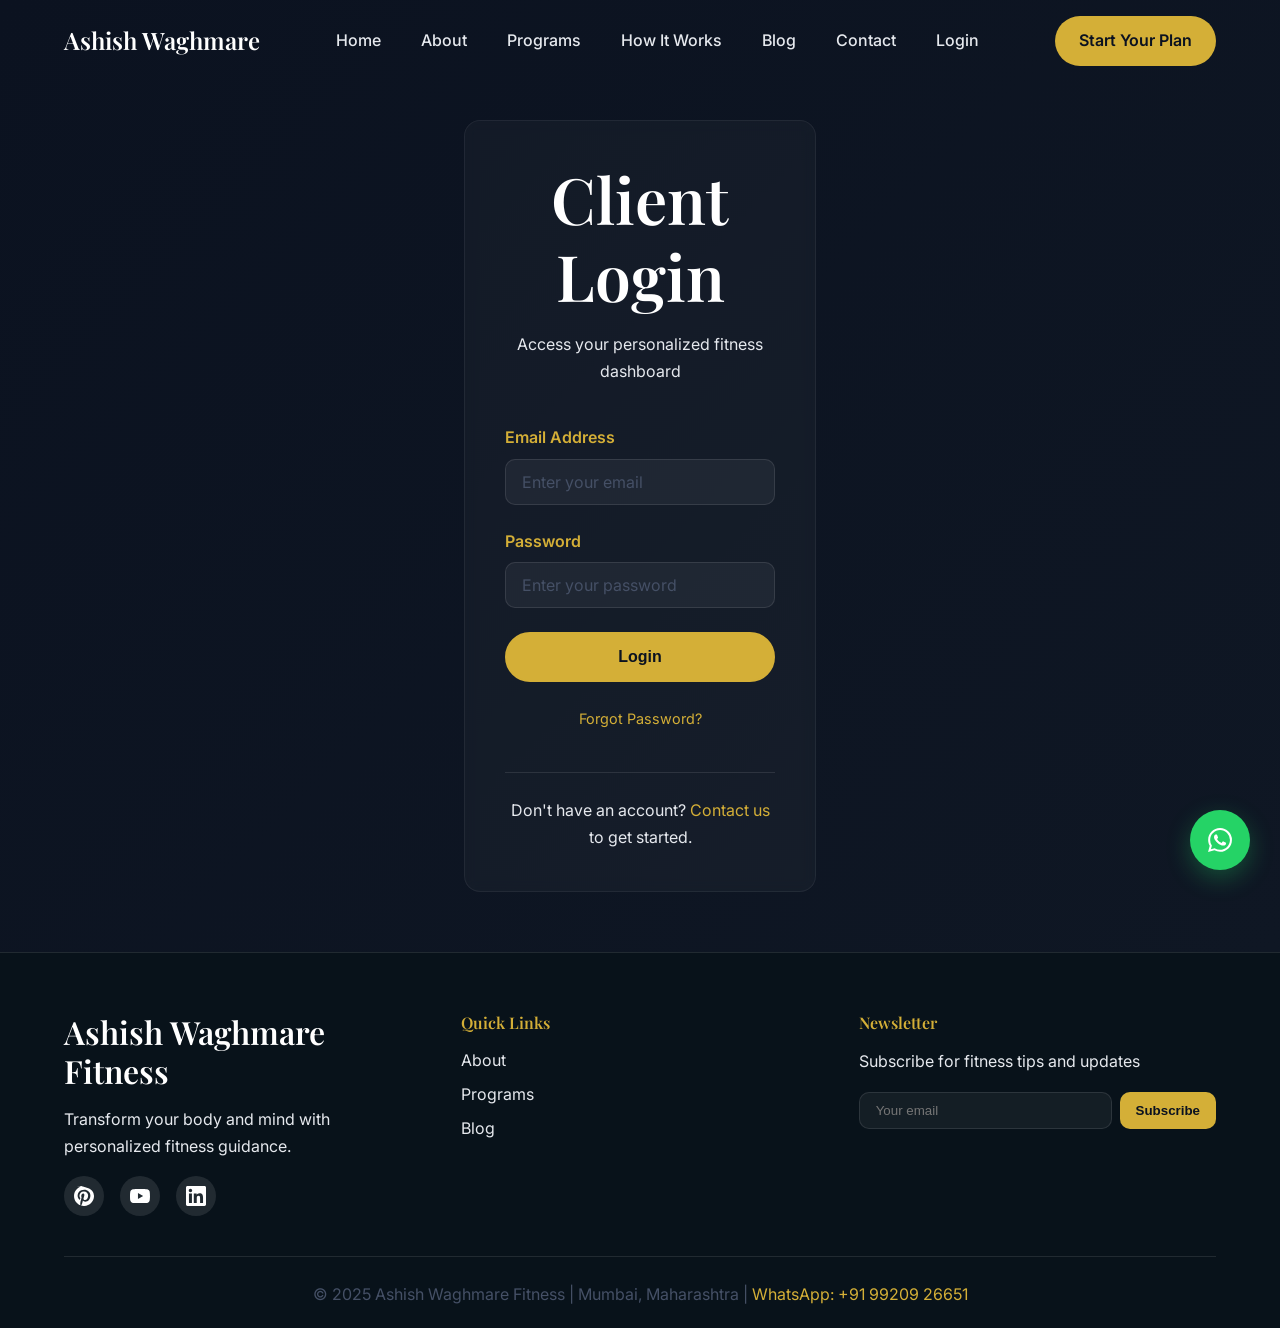
<file: login.html>
<!DOCTYPE html>
<html lang="en">
<head>
    <meta charset="UTF-8">
    <meta name="viewport" content="width=device-width, initial-scale=1.0">
    <title>Client Login – Ashish Waghmare Fitness</title>
    <link rel="preconnect" href="https://fonts.googleapis.com">
    <link rel="preconnect" href="https://fonts.gstatic.com" crossorigin>
    <link href="https://fonts.googleapis.com/css2?family=Playfair+Display:wght@400;600;700&family=Inter:wght@300;400;600;700&display=swap" rel="stylesheet">
    <link rel="stylesheet" href="css/style.css">
    <link rel="stylesheet" href="css/responsive.css">
</head>
<body>
    <header class="navbar" id="navbar">
        <nav class="nav-container">
            <div class="logo">
                <h1>Ashish Waghmare</h1>
            </div>
            <div class="nav-menu">
                <a href="index.html">Home</a>
                <a href="about.html">About</a>
                <a href="programs.html">Programs</a>
                <a href="howitworks.html">How It Works</a>
                <a href="blog.html">Blog</a>
                <a href="contact.html">Contact</a>
                <a href="login.html">Login</a>
            </div>
            <a href="programs.html" class="nav-cta">Start Your Plan</a>
            <div class="hamburger">
                <span></span>
                <span></span>
                <span></span>
            </div>
        </nav>
    </header>

    <main class="login-main">
        <div class="login-container">
            <div class="login-box">
                <div class="login-header">
                    <h1>Client Login</h1>
                    <p>Access your personalized fitness dashboard</p>
                </div>
                
                <form id="loginForm" class="login-form">
                    <div class="form-group">
                        <label for="loginEmail">Email Address</label>
                        <input type="email" id="loginEmail" name="email" placeholder="Enter your email" required>
                    </div>
                    
                    <div class="form-group">
                        <label for="loginPassword">Password</label>
                        <input type="password" id="loginPassword" name="password" placeholder="Enter your password" required>
                    </div>
                    
                    <button type="submit" class="btn btn-primary btn-full">Login</button>
                    
                    <div class="login-links">
                        <a href="#" class="forgot-password">Forgot Password?</a>
                    </div>
                </form>
                
                <div class="login-footer">
                    <p>Don't have an account? <a href="contact.html">Contact us</a> to get started.</p>
                </div>
            </div>
        </div>
    </main>

    <!-- WhatsApp Floating Button -->
    <a href="https://wa.me/919920926651" class="whatsapp-float" target="_blank">
        <svg width="24" height="24" viewBox="0 0 24 24" fill="currentColor">
            <path d="M17.472 14.382c-.297-.149-1.758-.867-2.03-.967-.273-.099-.471-.148-.67.15-.197.297-.767.966-.94 1.164-.173.199-.347.223-.644.075-.297-.15-1.255-.463-2.39-1.475-.883-.788-1.48-1.761-1.653-2.059-.173-.297-.018-.458.13-.606.134-.133.298-.347.446-.52.149-.174.198-.298.298-.497.099-.198.05-.371-.025-.52-.075-.149-.669-1.612-.916-2.207-.242-.579-.487-.5-.669-.51-.173-.008-.371-.01-.57-.01-.198 0-.52.074-.792.372-.272.297-1.04 1.016-1.04 2.479 0 1.462 1.065 2.875 1.213 3.074.149.198 2.096 3.2 5.077 4.487.709.306 1.262.489 1.694.625.712.227 1.36.195 1.871.118.571-.085 1.758-.719 2.006-1.413.248-.694.248-1.289.173-1.413-.074-.124-.272-.198-.57-.347m-5.421 7.403h-.004a9.87 9.87 0 01-5.031-1.378l-.361-.214-3.741.982.998-3.648-.235-.374a9.86 9.86 0 01-1.51-5.26c.001-5.45 4.436-9.884 9.888-9.884 2.64 0 5.122 1.03 6.988 2.898a9.825 9.825 0 012.893 6.994c-.003 5.45-4.437 9.884-9.885 9.884m8.413-18.297A11.815 11.815 0 0012.05 0C5.495 0 .16 5.335.157 11.892c0 2.096.547 4.142 1.588 5.945L.057 24l6.305-1.654a11.882 11.882 0 005.683 1.448h.005c6.554 0 11.89-5.335 11.893-11.893A11.821 11.821 0 0020.465 3.488"/>
        </svg>
    </a>

    <!-- Scroll to Top Button -->
    <button id="scrollTop" class="scroll-top">
        <svg width="20" height="20" viewBox="0 0 24 24" fill="currentColor">
            <path d="M7.41 15.41L12 10.83l4.59 4.58L18 14l-6-6-6 6z"/>
        </svg>
    </button>

    <footer class="footer">
        <div class="container">
            <div class="footer-content">
                <div class="footer-section">
                    <h3>Ashish Waghmare Fitness</h3>
                    <p>Transform your body and mind with personalized fitness guidance.</p>
                    <div class="social-icons">
                        <a href="#" target="_blank">
                            <svg width="20" height="20" viewBox="0 0 24 24" fill="currentColor">
                                <path d="M12.017 0C5.396 0 .029 5.367.029 11.987c0 5.079 3.158 9.417 7.618 11.174-.105-.949-.199-2.403.041-3.439.219-.937 1.406-5.957 1.406-5.957s-.359-.72-.359-1.781c0-1.663.967-2.911 2.168-2.911 1.024 0 1.518.769 1.518 1.688 0 1.029-.653 2.567-.992 3.992-.285 1.193.6 2.165 1.775 2.165 2.128 0 3.768-2.245 3.768-5.487 0-2.861-2.063-4.869-5.008-4.869-3.41 0-5.409 2.562-5.409 5.199 0 1.033.394 2.143.889 2.741.099.12.112.225.085.347-.09.375-.293 1.199-.334 1.363-.053.225-.172.271-.402.165-1.495-.69-2.433-2.878-2.433-4.646 0-3.776 2.748-7.252 7.92-7.252 4.158 0 7.392 2.967 7.392 6.923 0 4.135-2.607 7.462-6.233 7.462-1.214 0-2.357-.629-2.748-1.378l-.748 2.853c-.271 1.043-1.002 2.35-1.492 3.146C9.57 23.812 10.763 24.009 12.017 24.009c6.624 0 11.99-5.367 11.99-11.988C24.007 5.367 18.641.001.012.017 0z"/>
                            </svg>
                        </a>
                        <a href="#" target="_blank">
                            <svg width="20" height="20" viewBox="0 0 24 24" fill="currentColor">
                                <path d="M23.498 6.186a3.016 3.016 0 0 0-2.122-2.136C19.505 3.545 12 3.545 12 3.545s-7.505 0-9.377.505A3.017 3.017 0 0 0 .502 6.186C0 8.07 0 12 0 12s0 3.93.502 5.814a3.016 3.016 0 0 0 2.122 2.136c1.871.505 9.376.505 9.376.505s7.505 0 9.377-.505a3.015 3.015 0 0 0 2.122-2.136C24 15.93 24 12 24 12s0-3.93-.502-5.814zM9.545 15.568V8.432L15.818 12l-6.273 3.568z"/>
                            </svg>
                        </a>
                        <a href="#" target="_blank">
                            <svg width="20" height="20" viewBox="0 0 24 24" fill="currentColor">
                                <path d="M20.447 20.452h-3.554v-5.569c0-1.328-.027-3.037-1.852-3.037-1.853 0-2.136 1.445-2.136 2.939v5.667H9.351V9h3.414v1.561h.046c.477-.9 1.637-1.85 3.37-1.85 3.601 0 4.267 2.37 4.267 5.455v6.286zM5.337 7.433c-1.144 0-2.063-.926-2.063-2.065 0-1.138.92-2.063 2.063-2.063 1.14 0 2.064.925 2.064 2.063 0 1.139-.925 2.065-2.064 2.065zm1.782 13.019H3.555V9h3.564v11.452zM22.225 0H1.771C.792 0 0 .774 0 1.729v20.542C0 23.227.792 24 1.771 24h20.451C23.2 24 24 23.227 24 22.271V1.729C24 .774 23.2 0 22.222 0h.003z"/>
                            </svg>
                        </a>
                    </div>
                </div>
                
                <div class="footer-section">
                    <h4>Quick Links</h4>
                    <ul>
                        <li><a href="about.html">About</a></li>
                        <li><a href="programs.html">Programs</a></li>
                        <li><a href="blog.html">Blog</a></li>
                    </ul>
                </div>
                
                <div class="footer-section">
                    <h4>Newsletter</h4>
                    <p>Subscribe for fitness tips and updates</p>
                    <div class="newsletter-form">
                        <input type="email" id="newsletter" placeholder="Your email">
                        <button type="button" onclick="subscribeNewsletter()">Subscribe</button>
                    </div>
                </div>
            </div>
            
            <div class="footer-bottom">
                <p>© 2025 Ashish Waghmare Fitness | Mumbai, Maharashtra | 
                <a href="https://wa.me/919920926651" target="_blank">WhatsApp: +91 99209 26651</a></p>
            </div>
        </div>
    </footer>

    <script src="js/script.js"></script>
    <script src="js/animations.js"></script>
</body>
</html>
</file>
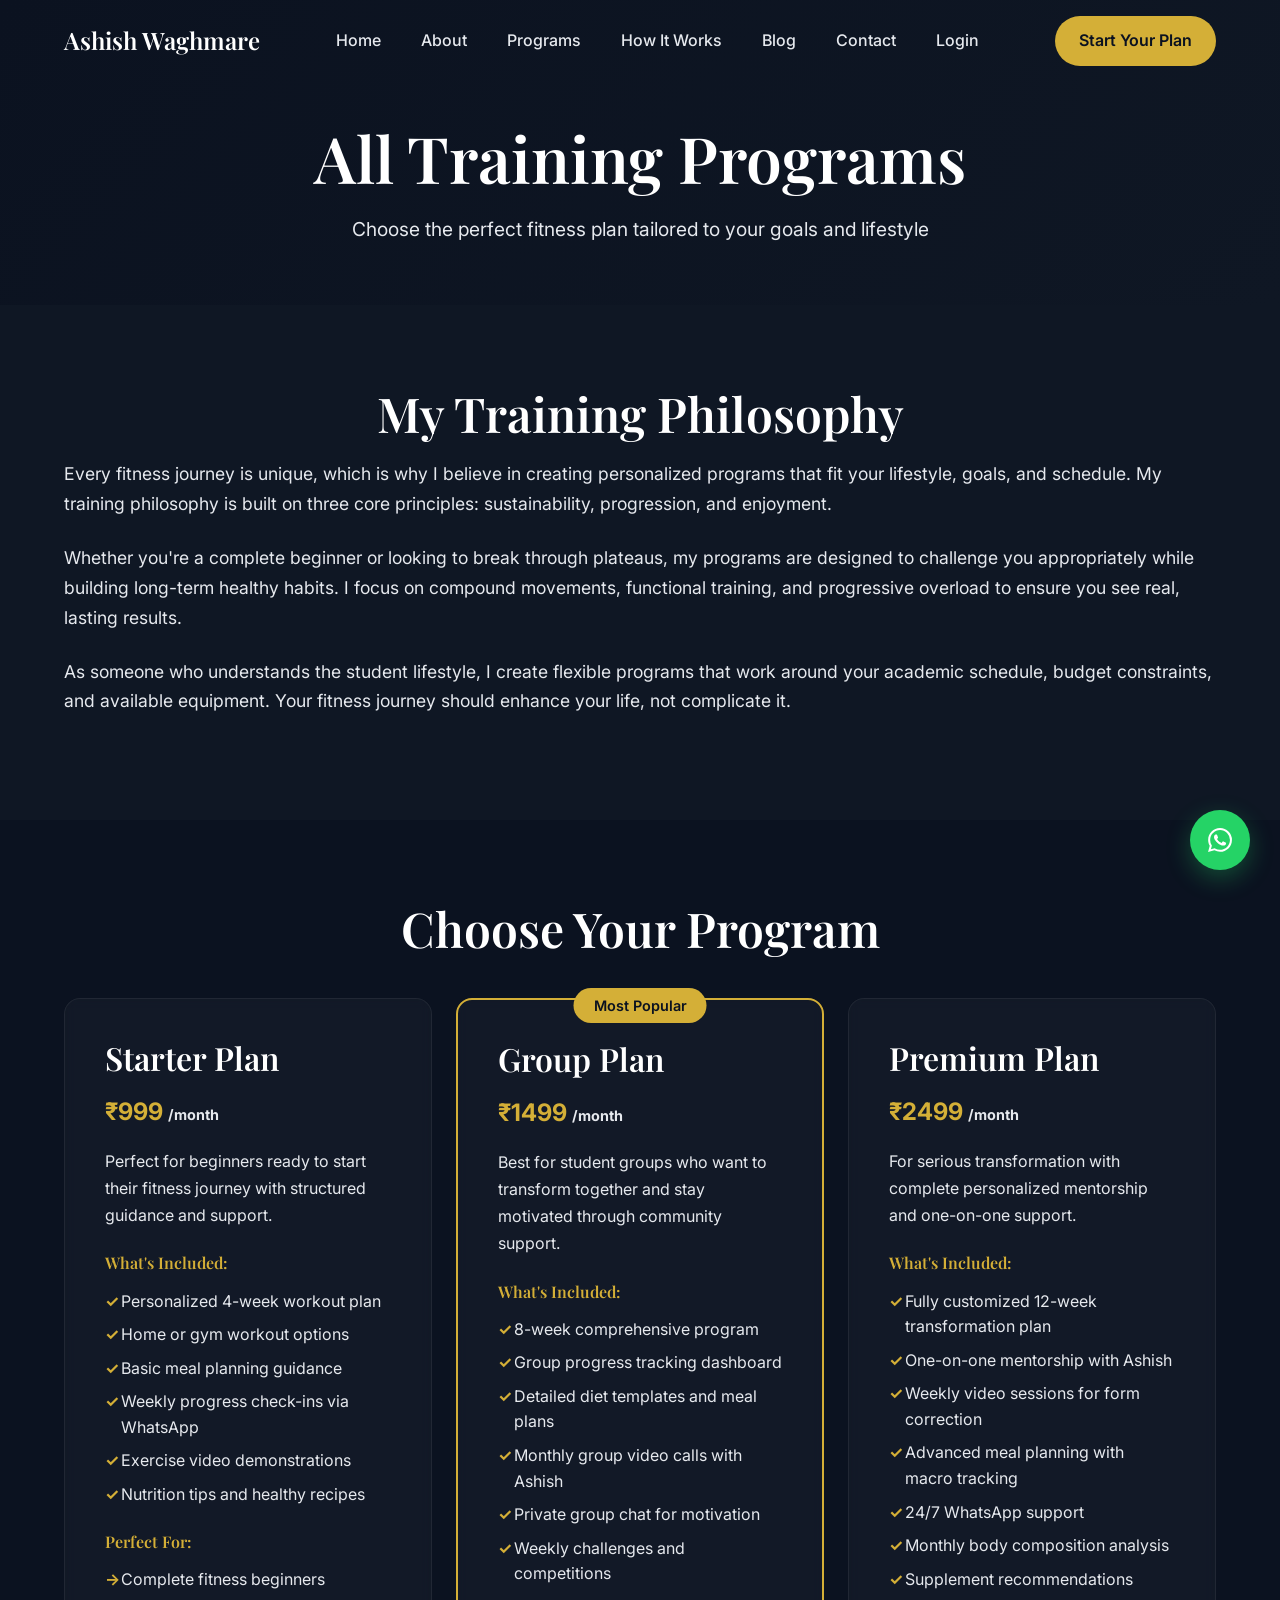
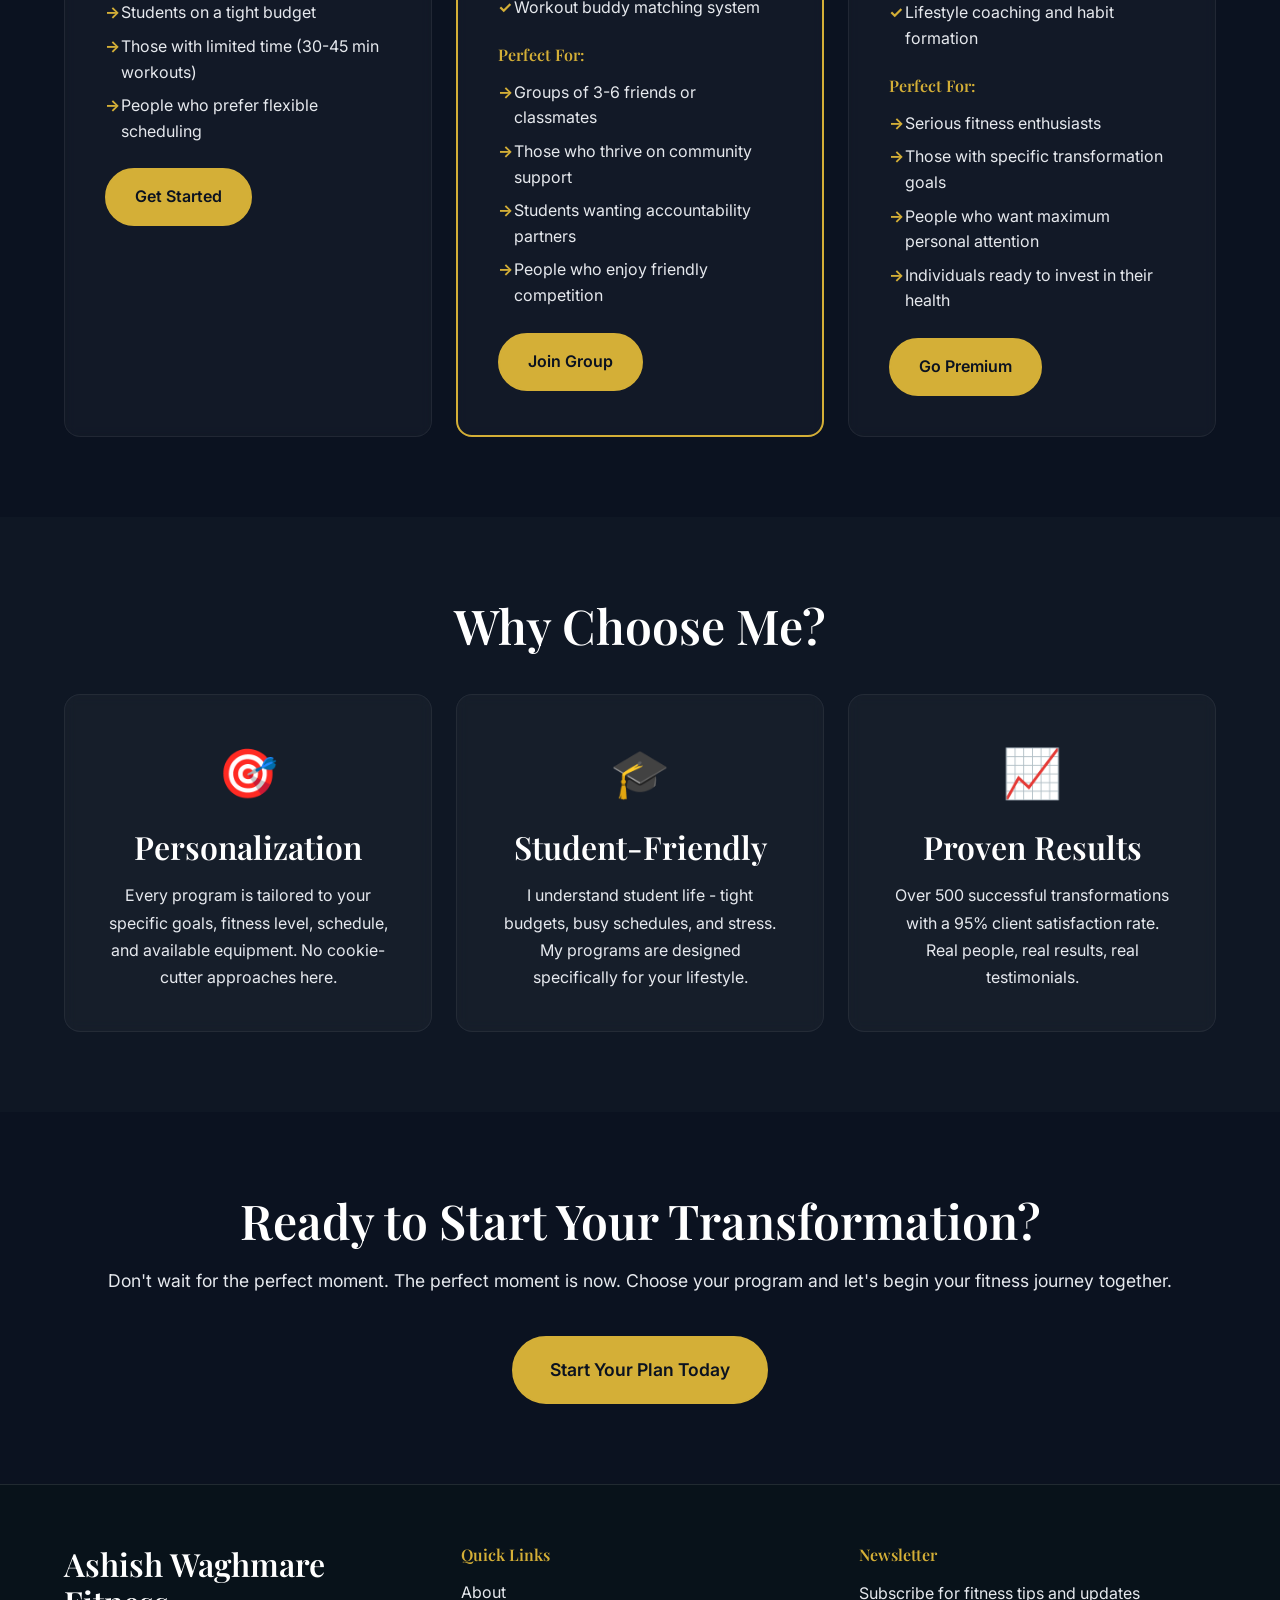
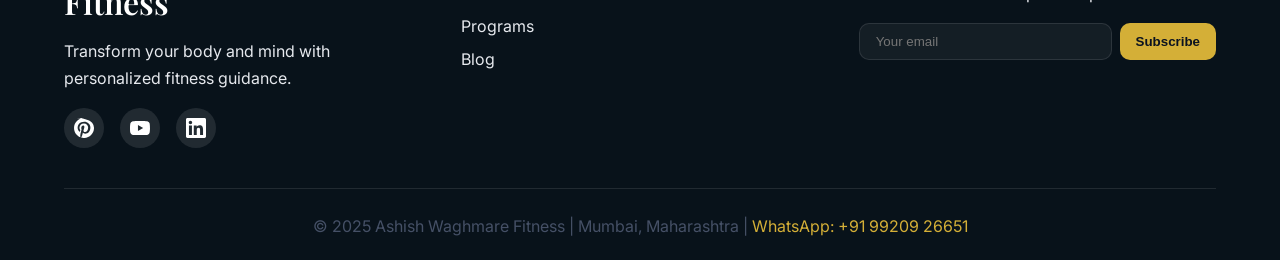
<file: programs.html>
<!DOCTYPE html>
<html lang="en">
<head>
    <meta charset="UTF-8">
    <meta name="viewport" content="width=device-width, initial-scale=1.0">
    <title>Training Programs – Ashish Waghmare Fitness</title>
    <link rel="preconnect" href="https://fonts.googleapis.com">
    <link rel="preconnect" href="https://fonts.gstatic.com" crossorigin>
    <link href="https://fonts.googleapis.com/css2?family=Playfair+Display:wght@400;600;700&family=Inter:wght@300;400;600;700&display=swap" rel="stylesheet">
    <link rel="stylesheet" href="css/style.css">
    <link rel="stylesheet" href="css/responsive.css">
</head>
<body>
    <header class="navbar" id="navbar">
        <nav class="nav-container">
            <div class="logo">
                <h1>Ashish Waghmare</h1>
            </div>
            <div class="nav-menu">
                <a href="index.html">Home</a>
                <a href="about.html">About</a>
                <a href="programs.html">Programs</a>
                <a href="howitworks.html">How It Works</a>
                <a href="blog.html">Blog</a>
                <a href="contact.html">Contact</a>
                <a href="login.html">Login</a>
            </div>
            <a href="programs.html" class="nav-cta">Start Your Plan</a>
            <div class="hamburger">
                <span></span>
                <span></span>
                <span></span>
            </div>
        </nav>
    </header>

    <main>
        <section class="programs-hero">
            <div class="container">
                <h1>All Training Programs</h1>
                <p>Choose the perfect fitness plan tailored to your goals and lifestyle</p>
            </div>
        </section>

        <section class="programs-overview">
            <div class="container">
                <h2 class="section-title">My Training Philosophy</h2>
                <div class="overview-content">
                    <p>Every fitness journey is unique, which is why I believe in creating personalized programs that fit your lifestyle, goals, and schedule. My training philosophy is built on three core principles: sustainability, progression, and enjoyment.</p>
                    
                    <p>Whether you're a complete beginner or looking to break through plateaus, my programs are designed to challenge you appropriately while building long-term healthy habits. I focus on compound movements, functional training, and progressive overload to ensure you see real, lasting results.</p>
                    
                    <p>As someone who understands the student lifestyle, I create flexible programs that work around your academic schedule, budget constraints, and available equipment. Your fitness journey should enhance your life, not complicate it.</p>
                </div>
            </div>
        </section>

        <section class="programs-detailed">
            <div class="container">
                <h2 class="section-title">Choose Your Program</h2>
                <div class="programs-grid">
                    <div class="program-card detailed">
                        <div class="program-header">
                            <h3>Starter Plan</h3>
                            <div class="price">₹999 <span>/month</span></div>
                        </div>
                        <p class="card-description">Perfect for beginners ready to start their fitness journey with structured guidance and support.</p>
                        
                        <div class="program-details">
                            <h4>What's Included:</h4>
                            <ul class="features-list">
                                <li>Personalized 4-week workout plan</li>
                                <li>Home or gym workout options</li>
                                <li>Basic meal planning guidance</li>
                                <li>Weekly progress check-ins via WhatsApp</li>
                                <li>Exercise video demonstrations</li>
                                <li>Nutrition tips and healthy recipes</li>
                            </ul>
                            
                            <h4>Perfect For:</h4>
                            <ul class="target-list">
                                <li>Complete fitness beginners</li>
                                <li>Students on a tight budget</li>
                                <li>Those with limited time (30-45 min workouts)</li>
                                <li>People who prefer flexible scheduling</li>
                            </ul>
                        </div>
                        
                        <a href="contact.html" class="btn btn-primary">Get Started</a>
                    </div>

                    <div class="program-card detailed featured">
                        <div class="featured-badge">Most Popular</div>
                        <div class="program-header">
                            <h3>Group Plan</h3>
                            <div class="price">₹1499 <span>/month</span></div>
                        </div>
                        <p class="card-description">Best for student groups who want to transform together and stay motivated through community support.</p>
                        
                        <div class="program-details">
                            <h4>What's Included:</h4>
                            <ul class="features-list">
                                <li>8-week comprehensive program</li>
                                <li>Group progress tracking dashboard</li>
                                <li>Detailed diet templates and meal plans</li>
                                <li>Monthly group video calls with Ashish</li>
                                <li>Private group chat for motivation</li>
                                <li>Weekly challenges and competitions</li>
                                <li>Workout buddy matching system</li>
                            </ul>
                            
                            <h4>Perfect For:</h4>
                            <ul class="target-list">
                                <li>Groups of 3-6 friends or classmates</li>
                                <li>Those who thrive on community support</li>
                                <li>Students wanting accountability partners</li>
                                <li>People who enjoy friendly competition</li>
                            </ul>
                        </div>
                        
                        <a href="contact.html" class="btn btn-primary">Join Group</a>
                    </div>

                    <div class="program-card detailed">
                        <div class="program-header">
                            <h3>Premium Plan</h3>
                            <div class="price">₹2499 <span>/month</span></div>
                        </div>
                        <p class="card-description">For serious transformation with complete personalized mentorship and one-on-one support.</p>
                        
                        <div class="program-details">
                            <h4>What's Included:</h4>
                            <ul class="features-list">
                                <li>Fully customized 12-week transformation plan</li>
                                <li>One-on-one mentorship with Ashish</li>
                                <li>Weekly video sessions for form correction</li>
                                <li>Advanced meal planning with macro tracking</li>
                                <li>24/7 WhatsApp support</li>
                                <li>Monthly body composition analysis</li>
                                <li>Supplement recommendations</li>
                                <li>Lifestyle coaching and habit formation</li>
                            </ul>
                            
                            <h4>Perfect For:</h4>
                            <ul class="target-list">
                                <li>Serious fitness enthusiasts</li>
                                <li>Those with specific transformation goals</li>
                                <li>People who want maximum personal attention</li>
                                <li>Individuals ready to invest in their health</li>
                            </ul>
                        </div>
                        
                        <a href="contact.html" class="btn btn-primary">Go Premium</a>
                    </div>
                </div>
            </div>
        </section>

        <section class="why-choose">
            <div class="container">
                <h2 class="section-title">Why Choose Me?</h2>
                <div class="benefits-grid">
                    <div class="benefit-card">
                        <div class="benefit-icon">🎯</div>
                        <h3>Personalization</h3>
                        <p>Every program is tailored to your specific goals, fitness level, schedule, and available equipment. No cookie-cutter approaches here.</p>
                    </div>
                    
                    <div class="benefit-card">
                        <div class="benefit-icon">🎓</div>
                        <h3>Student-Friendly</h3>
                        <p>I understand student life - tight budgets, busy schedules, and stress. My programs are designed specifically for your lifestyle.</p>
                    </div>
                    
                    <div class="benefit-card">
                        <div class="benefit-icon">📈</div>
                        <h3>Proven Results</h3>
                        <p>Over 500 successful transformations with a 95% client satisfaction rate. Real people, real results, real testimonials.</p>
                    </div>
                </div>
            </div>
        </section>

        <section class="programs-cta">
            <div class="container">
                <div class="cta-content">
                    <h2>Ready to Start Your Transformation?</h2>
                    <p>Don't wait for the perfect moment. The perfect moment is now. Choose your program and let's begin your fitness journey together.</p>
                    <a href="contact.html" class="btn btn-primary btn-large">Start Your Plan Today</a>
                </div>
            </div>
        </section>
    </main>

    <!-- WhatsApp Floating Button -->
    <a href="https://wa.me/919920926651" class="whatsapp-float" target="_blank">
        <svg width="24" height="24" viewBox="0 0 24 24" fill="currentColor">
            <path d="M17.472 14.382c-.297-.149-1.758-.867-2.03-.967-.273-.099-.471-.148-.67.15-.197.297-.767.966-.94 1.164-.173.199-.347.223-.644.075-.297-.15-1.255-.463-2.39-1.475-.883-.788-1.48-1.761-1.653-2.059-.173-.297-.018-.458.13-.606.134-.133.298-.347.446-.52.149-.174.198-.298.298-.497.099-.198.05-.371-.025-.52-.075-.149-.669-1.612-.916-2.207-.242-.579-.487-.5-.669-.51-.173-.008-.371-.01-.57-.01-.198 0-.52.074-.792.372-.272.297-1.04 1.016-1.04 2.479 0 1.462 1.065 2.875 1.213 3.074.149.198 2.096 3.2 5.077 4.487.709.306 1.262.489 1.694.625.712.227 1.36.195 1.871.118.571-.085 1.758-.719 2.006-1.413.248-.694.248-1.289.173-1.413-.074-.124-.272-.198-.57-.347m-5.421 7.403h-.004a9.87 9.87 0 01-5.031-1.378l-.361-.214-3.741.982.998-3.648-.235-.374a9.86 9.86 0 01-1.51-5.26c.001-5.45 4.436-9.884 9.888-9.884 2.64 0 5.122 1.03 6.988 2.898a9.825 9.825 0 012.893 6.994c-.003 5.45-4.437 9.884-9.885 9.884m8.413-18.297A11.815 11.815 0 0012.05 0C5.495 0 .16 5.335.157 11.892c0 2.096.547 4.142 1.588 5.945L.057 24l6.305-1.654a11.882 11.882 0 005.683 1.448h.005c6.554 0 11.89-5.335 11.893-11.893A11.821 11.821 0 0020.465 3.488"/>
        </svg>
    </a>

    <!-- Scroll to Top Button -->
    <button id="scrollTop" class="scroll-top">
        <svg width="20" height="20" viewBox="0 0 24 24" fill="currentColor">
            <path d="M7.41 15.41L12 10.83l4.59 4.58L18 14l-6-6-6 6z"/>
        </svg>
    </button>

    <footer class="footer">
        <div class="container">
            <div class="footer-content">
                <div class="footer-section">
                    <h3>Ashish Waghmare Fitness</h3>
                    <p>Transform your body and mind with personalized fitness guidance.</p>
                    <div class="social-icons">
                        <a href="#" target="_blank">
                            <svg width="20" height="20" viewBox="0 0 24 24" fill="currentColor">
                                <path d="M12.017 0C5.396 0 .029 5.367.029 11.987c0 5.079 3.158 9.417 7.618 11.174-.105-.949-.199-2.403.041-3.439.219-.937 1.406-5.957 1.406-5.957s-.359-.72-.359-1.781c0-1.663.967-2.911 2.168-2.911 1.024 0 1.518.769 1.518 1.688 0 1.029-.653 2.567-.992 3.992-.285 1.193.6 2.165 1.775 2.165 2.128 0 3.768-2.245 3.768-5.487 0-2.861-2.063-4.869-5.008-4.869-3.41 0-5.409 2.562-5.409 5.199 0 1.033.394 2.143.889 2.741.099.12.112.225.085.347-.09.375-.293 1.199-.334 1.363-.053.225-.172.271-.402.165-1.495-.69-2.433-2.878-2.433-4.646 0-3.776 2.748-7.252 7.92-7.252 4.158 0 7.392 2.967 7.392 6.923 0 4.135-2.607 7.462-6.233 7.462-1.214 0-2.357-.629-2.748-1.378l-.748 2.853c-.271 1.043-1.002 2.35-1.492 3.146C9.57 23.812 10.763 24.009 12.017 24.009c6.624 0 11.99-5.367 11.99-11.988C24.007 5.367 18.641.001.012.017 0z"/>
                            </svg>
                        </a>
                        <a href="#" target="_blank">
                            <svg width="20" height="20" viewBox="0 0 24 24" fill="currentColor">
                                <path d="M23.498 6.186a3.016 3.016 0 0 0-2.122-2.136C19.505 3.545 12 3.545 12 3.545s-7.505 0-9.377.505A3.017 3.017 0 0 0 .502 6.186C0 8.07 0 12 0 12s0 3.93.502 5.814a3.016 3.016 0 0 0 2.122 2.136c1.871.505 9.376.505 9.376.505s7.505 0 9.377-.505a3.015 3.015 0 0 0 2.122-2.136C24 15.93 24 12 24 12s0-3.93-.502-5.814zM9.545 15.568V8.432L15.818 12l-6.273 3.568z"/>
                            </svg>
                        </a>
                        <a href="#" target="_blank">
                            <svg width="20" height="20" viewBox="0 0 24 24" fill="currentColor">
                                <path d="M20.447 20.452h-3.554v-5.569c0-1.328-.027-3.037-1.852-3.037-1.853 0-2.136 1.445-2.136 2.939v5.667H9.351V9h3.414v1.561h.046c.477-.9 1.637-1.85 3.37-1.85 3.601 0 4.267 2.37 4.267 5.455v6.286zM5.337 7.433c-1.144 0-2.063-.926-2.063-2.065 0-1.138.92-2.063 2.063-2.063 1.14 0 2.064.925 2.064 2.063 0 1.139-.925 2.065-2.064 2.065zm1.782 13.019H3.555V9h3.564v11.452zM22.225 0H1.771C.792 0 0 .774 0 1.729v20.542C0 23.227.792 24 1.771 24h20.451C23.2 24 24 23.227 24 22.271V1.729C24 .774 23.2 0 22.222 0h.003z"/>
                            </svg>
                        </a>
                    </div>
                </div>
                
                <div class="footer-section">
                    <h4>Quick Links</h4>
                    <ul>
                        <li><a href="about.html">About</a></li>
                        <li><a href="programs.html">Programs</a></li>
                        <li><a href="blog.html">Blog</a></li>
                    </ul>
                </div>
                
                <div class="footer-section">
                    <h4>Newsletter</h4>
                    <p>Subscribe for fitness tips and updates</p>
                    <div class="newsletter-form">
                        <input type="email" id="newsletter" placeholder="Your email">
                        <button type="button" onclick="subscribeNewsletter()">Subscribe</button>
                    </div>
                </div>
            </div>
            
            <div class="footer-bottom">
                <p>© 2025 Ashish Waghmare Fitness | Mumbai, Maharashtra | 
                <a href="https://wa.me/919920926651" target="_blank">WhatsApp: +91 99209 26651</a></p>
            </div>
        </div>
    </footer>

    <script src="js/script.js"></script>
    <script src="js/animations.js"></script>
</body>
</html>
</file>
<file: css/style.css>
/* Premium Design System - Ashish Waghmare Fitness */

:root {
  /* Color Palette */
  --bg-dark: #0B1220;
  --surface: #0F1724;
  --accent-gold: #D4AF37;
  --text-light: #E6E9EE;
  --text-muted: #455066;
  --white: #FFFFFF;
  
  /* Spacing */
  --space-1: 8px;
  --space-2: 16px;
  --space-3: 24px;
  --space-4: 40px;
  
  /* Typography */
  --font-heading: 'Playfair Display', serif;
  --font-body: 'Inter', system-ui, -apple-system, "Segoe UI", Roboto, "Helvetica Neue", Arial;
  
  /* Radius */
  --radius-sm: 10px;
  --radius-md: 16px;
  --radius-lg: 20px;
  --radius-pill: 9999px;
}

/* Reset & Base */
* {
  margin: 0;
  padding: 0;
  box-sizing: border-box;
}

html {
  scroll-behavior: smooth;
}

body {
  font-family: var(--font-body);
  background: var(--bg-dark);
  color: var(--text-light);
  line-height: 1.6;
  overflow-x: hidden;
}

/* Typography */
h1, h2, h3, h4, h5, h6 {
  font-family: var(--font-heading);
  font-weight: 600;
  line-height: 1.2;
}

h1 { font-size: clamp(2.5rem, 5vw, 4rem); }
h2 { font-size: clamp(2rem, 4vw, 3rem); }
h3 { font-size: clamp(1.5rem, 3vw, 2rem); }

p {
  font-size: 1rem;
  line-height: 1.7;
}

/* Container */
.container {
  max-width: 1200px;
  margin: 0 auto;
  padding: 0 var(--space-3);
}

/* Navbar */
.navbar {
  position: fixed;
  top: 0;
  left: 0;
  right: 0;
  z-index: 1000;
  background: transparent;
  transition: all 0.3s cubic-bezier(0.4, 0, 0.2, 1);
  will-change: transform, background;
}

.navbar.scrolled {
  background: rgba(11, 18, 32, 0.9);
  backdrop-filter: blur(8px);
  border-bottom: 1px solid rgba(255, 255, 255, 0.1);
}

.navbar.hidden {
  transform: translateY(-100%);
}

.nav-container {
  display: flex;
  align-items: center;
  justify-content: space-between;
  padding: var(--space-2) var(--space-3);
  max-width: 1200px;
  margin: 0 auto;
}

.logo h1 {
  font-size: 1.5rem;
  color: var(--white);
  font-weight: 600;
}

.nav-menu {
  display: flex;
  gap: var(--space-4);
  align-items: center;
}

.nav-menu a {
  color: var(--text-light);
  text-decoration: none;
  font-weight: 500;
  transition: color 0.3s ease;
  position: relative;
}

.nav-menu a:hover {
  color: var(--accent-gold);
}

.nav-menu a::after {
  content: '';
  position: absolute;
  bottom: -4px;
  left: 0;
  width: 0;
  height: 2px;
  background: var(--accent-gold);
  transition: width 0.3s ease;
}

.nav-menu a:hover::after {
  width: 100%;
}

.nav-cta {
  background: var(--accent-gold);
  color: var(--bg-dark);
  padding: 12px 24px;
  border-radius: var(--radius-pill);
  text-decoration: none;
  font-weight: 600;
  transition: all 0.3s ease;
  will-change: transform;
}

.nav-cta:hover {
  transform: scale(1.03);
  box-shadow: 0 8px 25px rgba(212, 175, 55, 0.3);
}

.hamburger {
  display: none;
  flex-direction: column;
  cursor: pointer;
  gap: 4px;
}

.hamburger span {
  width: 25px;
  height: 3px;
  background: var(--white);
  transition: all 0.3s ease;
}

/* Hero Section */
.hero {
  min-height: 100vh;
  display: flex;
  align-items: center;
  position: relative;
  background: linear-gradient(135deg, var(--bg-dark) 0%, var(--surface) 100%);
  overflow: hidden;
  z-index: 1;
}

.hero::before {
  content: '';
  position: absolute;
  top: 0;
  left: 0;
  right: 0;
  bottom: 0;
  background: radial-gradient(circle at 30% 50%, rgba(212, 175, 55, 0.1) 0%, transparent 50%);
  pointer-events: none;
}

.hero-content {
  display: grid;
  grid-template-columns: 1fr 1fr;
  gap: var(--space-4);
  align-items: center;
  max-width: 1200px;
  margin: 0 auto;
  padding: 0 var(--space-3);
  position: relative;
  z-index: 2;
}

.hero-text {
  opacity: 0;
  transform: translateY(30px);
  animation: fadeInUp 1s ease forwards;
}

.hero-title-main {
  display: block;
  font-size: clamp(3rem, 6vw, 5rem);
  font-weight: 700;
  color: var(--white);
  margin-bottom: var(--space-2);
  line-height: 1.1;
}

.hero-subtitle {
  display: block;
  font-size: clamp(1.1rem, 2vw, 1.3rem);
  color: var(--text-light);
  margin-bottom: var(--space-4);
  font-weight: 400;
}

.hero-buttons {
  display: flex;
  gap: var(--space-2);
  flex-wrap: wrap;
}

.hero-image {
  position: relative;
  display: flex;
  justify-content: center;
  align-items: center;
  opacity: 0;
  transform: translateX(30px);
  animation: fadeInRight 1s ease 0.3s forwards;
}

.hero-image-backdrop {
  position: absolute;
  width: 120%;
  height: 120%;
  background-image: url('../images/ashish/ashish-body.jpg.jpg');
  background-size: cover;
  background-position: center;
  filter: blur(18px);
  opacity: 0.3;
  z-index: 1;
}

.hero-image-container {
  position: relative;
  z-index: 2;
  background: rgba(255, 255, 255, 0.03);
  backdrop-filter: blur(6px);
  border: 1px solid rgba(255, 255, 255, 0.1);
  border-radius: var(--radius-lg);
  padding: var(--space-3);
  transition: transform 0.3s ease;
}

.hero-image-container:hover {
  transform: scale(1.02);
}

.hero-image-container img {
  width: 100%;
  max-width: 400px;
  height: auto;
  border-radius: var(--radius-md);
  display: block;
}

/* Buttons */
.btn {
  display: inline-flex;
  align-items: center;
  gap: var(--space-1);
  padding: 14px 28px;
  border-radius: var(--radius-pill);
  text-decoration: none;
  font-weight: 600;
  font-size: 1rem;
  transition: all 0.3s cubic-bezier(0.4, 0, 0.2, 1);
  will-change: transform;
  position: relative;
  overflow: hidden;
}

.btn-primary {
  background: var(--accent-gold);
  color: var(--bg-dark);
  border: 2px solid var(--accent-gold);
}

.btn-primary:hover {
  transform: scale(1.03);
  box-shadow: 0 10px 30px rgba(212, 175, 55, 0.3);
}

.btn-secondary {
  background: transparent;
  color: var(--accent-gold);
  border: 2px solid var(--accent-gold);
}

.btn-secondary:hover {
  background: var(--accent-gold);
  color: var(--bg-dark);
  transform: scale(1.03);
}

/* Card Component */
.card {
  background: rgba(255, 255, 255, 0.03);
  border: 1px solid rgba(255, 255, 255, 0.06);
  backdrop-filter: blur(6px);
  padding: var(--space-3);
  border-radius: var(--radius-md);
  transition: all 0.3s cubic-bezier(0.4, 0, 0.2, 1);
  will-change: transform;
}

.card:hover {
  transform: translateY(-8px) scale(1.01);
  box-shadow: 0 10px 30px rgba(212, 175, 55, 0.08);
}

/* Sections */
.section {
  padding: 80px 0;
}

.section-title {
  text-align: center;
  margin-bottom: var(--space-2);
  color: var(--white);
}

.section-subtitle {
  text-align: center;
  color: var(--text-light);
  margin-bottom: var(--space-4);
  max-width: 600px;
  margin-left: auto;
  margin-right: auto;
}

/* Ashish Photo Section */
.ashish-photo-section {
  padding: 80px 0;
  background: linear-gradient(135deg, var(--surface) 0%, var(--bg-dark) 100%);
}

.ashish-photo-container {
  display: grid;
  grid-template-columns: 1fr 1fr;
  gap: var(--space-4);
  align-items: center;
  max-width: 1200px;
  margin: 0 auto;
  padding: 0 var(--space-3);
}

.ashish-image-wrapper {
  position: relative;
}

.ashish-portrait {
  width: 100%;
  max-width: 400px;
  height: auto;
  border-radius: var(--radius-lg);
  box-shadow: 0 20px 60px rgba(0, 0, 0, 0.3);
}

.ashish-content h2 {
  color: var(--white);
  margin-bottom: var(--space-1);
}

.ashish-content .title {
  color: var(--accent-gold);
  font-weight: 600;
  margin-bottom: var(--space-2);
}

.ashish-content .quote {
  font-style: italic;
  color: var(--text-light);
  margin-bottom: var(--space-3);
  font-size: 1.1rem;
}

.ashish-stats {
  display: flex;
  gap: var(--space-3);
}

.stat-item {
  text-align: center;
}

.stat-number {
  display: block;
  font-size: 2rem;
  font-weight: 700;
  color: var(--accent-gold);
  font-family: var(--font-heading);
}

.stat-label {
  color: var(--text-light);
  font-size: 0.9rem;
}

/* Programs Section */
.programs-section {
  padding: 80px 0;
  background: var(--bg-dark);
  position: relative;
  z-index: 2;
}

.programs-grid {
  display: grid;
  grid-template-columns: repeat(auto-fit, minmax(300px, 1fr));
  gap: var(--space-3);
  margin-top: var(--space-4);
}

.program-card {
  background: rgba(255, 255, 255, 0.03);
  border: 1px solid rgba(255, 255, 255, 0.06);
  backdrop-filter: blur(6px);
  padding: var(--space-3);
  border-radius: var(--radius-md);
  transition: all 0.3s cubic-bezier(0.4, 0, 0.2, 1);
  position: relative;
}

.program-card:hover {
  transform: translateY(-8px) scale(1.01);
  box-shadow: 0 10px 30px rgba(212, 175, 55, 0.08);
}

.program-card h3 {
  color: var(--white);
  margin-bottom: var(--space-2);
}

.card-description {
  color: var(--text-light);
  margin-bottom: var(--space-3);
}

.features-list {
  list-style: none;
  margin-bottom: var(--space-3);
}

.features-list li {
  color: var(--text-light);
  margin-bottom: var(--space-1);
  padding-left: var(--space-2);
  position: relative;
}

.features-list li::before {
  content: '✓';
  position: absolute;
  left: 0;
  color: var(--accent-gold);
  font-weight: bold;
}

.price {
  font-size: 1.5rem;
  font-weight: 700;
  color: var(--accent-gold);
  margin-bottom: var(--space-2);
}

.price span {
  font-size: 0.9rem;
  color: var(--text-light);
}

.btn-details {
  width: 100%;
  padding: 12px;
  background: transparent;
  border: 2px solid var(--accent-gold);
  color: var(--accent-gold);
  border-radius: var(--radius-sm);
  cursor: pointer;
  font-weight: 600;
  transition: all 0.3s ease;
}

.btn-details:hover {
  background: var(--accent-gold);
  color: var(--bg-dark);
}

/* Testimonials Section */
.testimonials-section {
  padding: 80px 0;
  background: linear-gradient(135deg, var(--bg-dark) 0%, var(--surface) 100%);
  overflow: hidden;
}

.testimonials-grid {
  display: flex;
  gap: var(--space-3);
  margin-top: var(--space-4);
  overflow-x: auto;
  overflow-y: hidden;
  padding-bottom: var(--space-2);
  scroll-behavior: smooth;
}

.testimonials-grid::-webkit-scrollbar {
  height: 8px;
}

.testimonials-grid::-webkit-scrollbar-track {
  background: rgba(255, 255, 255, 0.1);
  border-radius: 4px;
}

.testimonials-grid::-webkit-scrollbar-thumb {
  background: var(--accent-gold);
  border-radius: 4px;
}

.testimonials-grid::-webkit-scrollbar-thumb:hover {
  background: #f4c430;
}

/* Scroll indicators */
.testimonials-section {
  position: relative;
}

.testimonials-section::before,
.testimonials-section::after {
  content: '';
  position: absolute;
  top: 50%;
  width: 40px;
  height: 100px;
  background: linear-gradient(90deg, var(--bg-dark), transparent);
  pointer-events: none;
  z-index: 10;
  transform: translateY(-50%);
}

.testimonials-section::before {
  left: 0;
}

.testimonials-section::after {
  right: 0;
  background: linear-gradient(-90deg, var(--bg-dark), transparent);
}

.testimonial-card {
  flex: 0 0 350px;
  background: rgba(255, 255, 255, 0.03);
  border: 1px solid rgba(255, 255, 255, 0.06);
  backdrop-filter: blur(6px);
  padding: var(--space-3);
  border-radius: var(--radius-md);
  transition: all 0.4s cubic-bezier(0.4, 0, 0.2, 1);
  position: relative;
  cursor: pointer;
  transform-origin: center;
}

.testimonial-card:hover {
  transform: translateY(-12px) scale(1.03) rotateY(5deg);
  box-shadow: 0 20px 40px rgba(212, 175, 55, 0.15);
  border-color: rgba(212, 175, 55, 0.3);
}

.testimonial-card:active {
  transform: translateY(-8px) scale(0.98);
  transition: all 0.1s ease;
}



.quote-icon {
  font-size: 3rem;
  color: var(--accent-gold);
  opacity: 0.3;
  line-height: 1;
  margin-bottom: var(--space-2);
  transition: all 0.3s ease;
}

.testimonial-card:hover .quote-icon {
  opacity: 0.6;
  transform: scale(1.1) rotate(5deg);
}

.testimonial-text {
  color: var(--text-light);
  font-style: italic;
  margin-bottom: var(--space-3);
  line-height: 1.6;
  transition: color 0.3s ease;
}

.testimonial-card:hover .testimonial-text {
  color: var(--white);
}

.testimonial-author {
  transition: transform 0.3s ease;
}

.testimonial-card:hover .testimonial-author {
  transform: translateX(5px);
}

.testimonial-author strong {
  color: var(--white);
  display: block;
  margin-bottom: 4px;
  transition: color 0.3s ease;
}

.testimonial-card:hover .testimonial-author strong {
  color: var(--accent-gold);
}

.testimonial-author span {
  color: var(--accent-gold);
  font-size: 0.9rem;
  transition: all 0.3s ease;
}

.testimonial-card:hover .testimonial-author span {
  color: var(--white);
  font-weight: 600;
}

/* Chat Gallery Section */
.chat-gallery-section {
  padding: 80px 0;
  background: var(--surface);
}

.chat-grid {
  display: flex;
  gap: var(--space-3);
  margin-top: var(--space-4);
  overflow-x: auto;
  padding-bottom: var(--space-2);
  scroll-behavior: smooth;
}

.chat-grid::-webkit-scrollbar {
  height: 8px;
}

.chat-grid::-webkit-scrollbar-track {
  background: rgba(255, 255, 255, 0.1);
  border-radius: 4px;
}

.chat-grid::-webkit-scrollbar-thumb {
  background: var(--accent-gold);
  border-radius: 4px;
}

.chat-item {
  flex: 0 0 350px;
  background: rgba(255, 255, 255, 0.03);
  border: 1px solid rgba(255, 255, 255, 0.06);
  backdrop-filter: blur(6px);
  padding: var(--space-2);
  border-radius: var(--radius-md);
  transition: all 0.3s ease;
  cursor: pointer;
}

.chat-item:hover {
  transform: translateY(-8px) scale(1.02);
  box-shadow: 0 10px 30px rgba(212, 175, 55, 0.08);
}

.chat-image {
  width: 100%;
  height: auto;
  max-height: 600px;
  object-fit: contain;
  border-radius: var(--radius-sm);
  display: block;
}

/* FAQ Section */
.faq-section {
  padding: 80px 0;
  background: var(--bg-dark);
}

.faq-container {
  max-width: 800px;
  margin: 0 auto;
}

.faq-card {
  background: rgba(255, 255, 255, 0.03);
  border: 1px solid rgba(255, 255, 255, 0.06);
  border-radius: var(--radius-md);
  margin-bottom: var(--space-2);
  overflow: hidden;
}

.faq-question {
  padding: var(--space-3);
  cursor: pointer;
  display: flex;
  justify-content: space-between;
  align-items: center;
  background: transparent;
  border: none;
  color: var(--white);
  font-weight: 600;
  transition: all 0.3s ease;
  position: relative;
}

.faq-question:hover {
  background: rgba(212, 175, 55, 0.1);
}

.faq-question.active {
  border-left: 4px solid var(--accent-gold);
}

.faq-icon {
  font-size: 1.5rem;
  color: var(--accent-gold);
  transition: transform 0.3s ease;
}

.faq-question.active .faq-icon {
  transform: rotate(45deg);
}

.faq-answer {
  max-height: 0;
  overflow: hidden;
  transition: max-height 0.4s cubic-bezier(0.4, 0, 0.2, 1), opacity 0.3s ease;
  opacity: 0;
}

.faq-answer.active {
  max-height: 200px;
  opacity: 1;
}

.faq-answer p {
  padding: var(--space-3);
  margin: 0;
  color: var(--text-light);
  border-top: 1px solid rgba(255, 255, 255, 0.1);
  line-height: 1.6;
}

/* How It Works Section */
.how-it-works-section {
  padding: 80px 0;
  background: var(--bg-dark);
}

.how-cards-grid {
  display: grid;
  grid-template-columns: repeat(auto-fit, minmax(250px, 1fr));
  gap: var(--space-4);
  margin-top: var(--space-4);
}

.how-card {
  text-align: center;
  background: rgba(255, 255, 255, 0.03);
  border: 1px solid rgba(255, 255, 255, 0.06);
  backdrop-filter: blur(6px);
  padding: var(--space-4);
  border-radius: var(--radius-md);
  transition: all 0.3s cubic-bezier(0.4, 0, 0.2, 1);
}

.how-card:hover {
  transform: translateY(-8px) scale(1.01);
  box-shadow: 0 10px 30px rgba(212, 175, 55, 0.08);
}

.how-icon {
  width: 80px;
  height: 80px;
  margin: 0 auto var(--space-2);
  border-radius: 50%;
  background: rgba(212, 175, 55, 0.1);
  display: flex;
  align-items: center;
  justify-content: center;
  animation: float 3s ease-in-out infinite;
  transition: all 0.3s ease;
}

.how-icon svg {
  width: 60px;
  height: 60px;
}

.how-card:hover .how-icon {
  background: rgba(212, 175, 55, 0.2);
  transform: scale(1.1);
}

.how-card h3 {
  color: var(--white);
  margin-bottom: var(--space-2);
}

.how-card p {
  color: var(--text-light);
}

/* Blog Section */
.blog-section {
  padding: 80px 0;
  background: var(--surface);
}

.search-container {
  max-width: 400px;
  margin: 0 auto var(--space-4);
}

.search-input {
  width: 100%;
  padding: 12px var(--space-2);
  background: rgba(255, 255, 255, 0.05);
  border: 1px solid rgba(255, 255, 255, 0.1);
  border-radius: var(--radius-sm);
  color: var(--white);
  font-size: 1rem;
}

.search-input::placeholder {
  color: var(--text-muted);
}

.blog-grid {
  display: grid;
  grid-template-columns: repeat(auto-fit, minmax(300px, 1fr));
  gap: var(--space-3);
}

.blog-card {
  background: rgba(255, 255, 255, 0.03);
  border: 1px solid rgba(255, 255, 255, 0.06);
  backdrop-filter: blur(6px);
  border-radius: var(--radius-md);
  overflow: hidden;
  transition: all 0.3s cubic-bezier(0.4, 0, 0.2, 1);
  height: 450px;
  display: flex;
  flex-direction: column;
}

.blog-card:hover {
  transform: translateY(-8px) scale(1.01);
  box-shadow: 0 10px 30px rgba(212, 175, 55, 0.08);
}

.blog-icon {
  width: 100%;
  height: 200px;
  display: flex;
  align-items: center;
  justify-content: center;
  background: rgba(212, 175, 55, 0.1);
  border-radius: var(--radius-md) var(--radius-md) 0 0;
}

.blog-icon svg {
  width: 80px;
  height: 80px;
  transition: transform 0.3s ease;
}

.blog-card:hover .blog-icon svg {
  transform: scale(1.1);
}

.blog-card.expanded {
  height: 550px;
}

.blog-content {
  padding: var(--space-3);
  flex: 1;
  display: flex;
  flex-direction: column;
  justify-content: space-between;
}

.blog-content h3 {
  color: var(--white);
  margin-bottom: var(--space-2);
}

.blog-content p {
  color: var(--text-light);
  margin-bottom: var(--space-3);
}

.blog-btn {
  color: var(--accent-gold);
  text-decoration: none;
  font-weight: 600;
  transition: color 0.3s ease;
}

.blog-btn:hover {
  color: var(--white);
}

/* Hide read more in index page */
.blog-section .blog-btn {
  display: none;
}

/* Show read more only in blog page */
.blog-main .blog-btn {
  display: inline;
}

/* Contact Section */
.contact-section {
  padding: 80px 0;
  background: var(--bg-dark);
}

.contact-grid {
  display: grid;
  grid-template-columns: 1fr 1fr;
  gap: var(--space-4);
  margin-top: var(--space-4);
}

.contact-info {
  background: rgba(255, 255, 255, 0.03);
  border: 1px solid rgba(255, 255, 255, 0.06);
  backdrop-filter: blur(6px);
  padding: var(--space-4);
  border-radius: var(--radius-md);
}

.contact-text {
  margin-bottom: var(--space-3);
}

.contact-text p {
  color: var(--text-light);
}

.contact-details {
  margin-bottom: var(--space-3);
}

.contact-item {
  margin-bottom: var(--space-2);
}

.contact-item strong {
  color: var(--accent-gold);
  display: block;
  margin-bottom: 4px;
}

.contact-item span,
.contact-item a {
  color: var(--text-light);
  text-decoration: none;
}

.contact-item a:hover {
  color: var(--accent-gold);
}

.map-container {
  border-radius: var(--radius-md);
  overflow: hidden;
  height: 200px;
}

.map-container iframe {
  width: 100%;
  height: 100%;
  border: none;
}

.contact-form {
  background: rgba(255, 255, 255, 0.03);
  border: 1px solid rgba(255, 255, 255, 0.06);
  backdrop-filter: blur(6px);
  padding: var(--space-4);
  border-radius: var(--radius-md);
}

.form-group {
  margin-bottom: var(--space-3);
}

.form-group input,
.form-group textarea {
  width: 100%;
  padding: 12px var(--space-2);
  background: rgba(255, 255, 255, 0.05);
  border: 1px solid rgba(255, 255, 255, 0.1);
  border-radius: var(--radius-sm);
  color: var(--white);
  font-size: 1rem;
  font-family: var(--font-body);
}

.form-group input::placeholder,
.form-group textarea::placeholder {
  color: var(--text-muted);
}

.form-group input:focus,
.form-group textarea:focus {
  outline: none;
  border-color: var(--accent-gold);
}

/* WhatsApp Float */
.whatsapp-float {
  position: fixed;
  bottom: 30px;
  right: 30px;
  width: 60px;
  height: 60px;
  background: #25D366;
  border-radius: 50%;
  display: flex;
  align-items: center;
  justify-content: center;
  color: white;
  text-decoration: none;
  box-shadow: 0 8px 25px rgba(37, 211, 102, 0.3);
  z-index: 1000;
  transition: all 0.3s ease;
  animation: pulse 2s infinite;
}

.whatsapp-float:hover {
  transform: scale(1.1);
  box-shadow: 0 12px 35px rgba(37, 211, 102, 0.4);
}

/* Scroll to Top */
.scroll-top {
  position: fixed;
  bottom: 100px;
  right: 30px;
  width: 50px;
  height: 50px;
  background: var(--accent-gold);
  border: none;
  border-radius: 50%;
  color: var(--bg-dark);
  cursor: pointer;
  opacity: 0;
  visibility: hidden;
  transition: all 0.3s ease;
  z-index: 1000;
}

.scroll-top.visible {
  opacity: 1;
  visibility: visible;
}

.scroll-top:hover {
  transform: scale(1.1);
}

/* Footer */
.footer {
  background: #08121a;
  padding: 60px 0 20px;
  border-top: 1px solid rgba(255, 255, 255, 0.1);
}

.footer-content {
  display: grid;
  grid-template-columns: repeat(auto-fit, minmax(250px, 1fr));
  gap: var(--space-4);
  margin-bottom: var(--space-4);
}

.footer-section h3 {
  color: var(--white);
  margin-bottom: var(--space-2);
}

.footer-section h4 {
  color: var(--accent-gold);
  margin-bottom: var(--space-2);
}

.footer-section p {
  color: var(--text-light);
  margin-bottom: var(--space-2);
}

.footer-section ul {
  list-style: none;
}

.footer-section ul li {
  margin-bottom: var(--space-1);
}

.footer-section ul li a {
  color: var(--text-light);
  text-decoration: none;
  transition: color 0.3s ease;
}

.footer-section ul li a:hover {
  color: var(--accent-gold);
}

.social-icons {
  display: flex;
  gap: var(--space-2);
  margin-top: var(--space-2);
}

.social-icons a {
  width: 40px;
  height: 40px;
  background: rgba(255, 255, 255, 0.1);
  border-radius: 50%;
  display: flex;
  align-items: center;
  justify-content: center;
  color: var(--white);
  transition: all 0.3s ease;
}

.social-icons a:hover {
  background: var(--accent-gold);
  color: var(--bg-dark);
  transform: scale(1.1);
}

.newsletter-form {
  display: flex;
  gap: var(--space-1);
  margin-top: var(--space-2);
}

.newsletter-form input {
  flex: 1;
  padding: 10px var(--space-2);
  background: rgba(255, 255, 255, 0.05);
  border: 1px solid rgba(255, 255, 255, 0.1);
  border-radius: var(--radius-sm);
  color: var(--white);
}

.newsletter-form button {
  padding: 10px var(--space-2);
  background: var(--accent-gold);
  color: var(--bg-dark);
  border: none;
  border-radius: var(--radius-sm);
  font-weight: 600;
  cursor: pointer;
  transition: all 0.3s ease;
}

.newsletter-form button:hover {
  transform: scale(1.05);
}

.footer-bottom {
  text-align: center;
  padding-top: var(--space-3);
  border-top: 1px solid rgba(255, 255, 255, 0.1);
  color: var(--text-muted);
}

.footer-bottom a {
  color: var(--accent-gold);
  text-decoration: none;
}

/* Modal */
.modal {
  display: none;
  position: fixed;
  z-index: 2000;
  left: 0;
  top: 0;
  width: 100%;
  height: 100%;
  background: rgba(0, 0, 0, 0.8);
  backdrop-filter: blur(4px);
}

.modal-content {
  background: var(--surface);
  margin: 10% auto;
  padding: var(--space-4);
  border-radius: var(--radius-md);
  width: 90%;
  max-width: 500px;
  position: relative;
  animation: modalSlideIn 0.3s ease;
}

.close {
  position: absolute;
  top: var(--space-2);
  right: var(--space-3);
  font-size: 2rem;
  color: var(--accent-gold);
  cursor: pointer;
}

/* Animations */
@keyframes fadeInUp {
  from {
    opacity: 0;
    transform: translateY(30px);
  }
  to {
    opacity: 1;
    transform: translateY(0);
  }
}

@keyframes fadeInRight {
  from {
    opacity: 0;
    transform: translateX(30px);
  }
  to {
    opacity: 1;
    transform: translateX(0);
  }
}

@keyframes float {
  0%, 100% { transform: translateY(0); }
  50% { transform: translateY(-10px); }
}

.how-card:hover .how-icon {
  animation-play-state: paused;
}

@keyframes pulse {
  0% { box-shadow: 0 8px 25px rgba(37, 211, 102, 0.3); }
  50% { box-shadow: 0 8px 25px rgba(37, 211, 102, 0.6); }
  100% { box-shadow: 0 8px 25px rgba(37, 211, 102, 0.3); }
}

@keyframes modalSlideIn {
  from {
    opacity: 0;
    transform: scale(0.8);
  }
  to {
    opacity: 1;
    transform: scale(1);
  }
}

@keyframes testimonialGlow {
  0%, 100% {
    box-shadow: 0 10px 30px rgba(212, 175, 55, 0.08);
  }
  50% {
    box-shadow: 0 15px 35px rgba(212, 175, 55, 0.2);
  }
}

@keyframes slideInFromRight {
  from {
    opacity: 0;
    transform: translateX(50px);
  }
  to {
    opacity: 1;
    transform: translateX(0);
  }
}

/* Utility Classes */
.reveal {
  opacity: 0;
  transform: translateY(30px);
  transition: all 0.6s ease;
}

.reveal.visible {
  opacity: 1;
  transform: translateY(0);
}

.stagger-1 { transition-delay: 0.1s; }
.stagger-2 { transition-delay: 0.2s; }
.stagger-3 { transition-delay: 0.3s; }

/* Page-Specific Styles */

/* Contact Page */
.contact-hero {
  padding: 120px 0 60px;
  background: linear-gradient(135deg, var(--bg-dark) 0%, var(--surface) 100%);
  text-align: center;
}

.contact-hero h1 {
  color: var(--white);
  margin-bottom: var(--space-2);
}

.contact-hero p {
  color: var(--text-light);
  font-size: 1.2rem;
}

.contact-main {
  padding: 80px 0;
  background: var(--bg-dark);
}

.contact-form-section,
.contact-info-section {
  background: rgba(255, 255, 255, 0.03);
  border: 1px solid rgba(255, 255, 255, 0.06);
  backdrop-filter: blur(6px);
  padding: var(--space-4);
  border-radius: var(--radius-md);
}

.contact-form-section h2,
.contact-info-section h2 {
  color: var(--white);
  margin-bottom: var(--space-3);
}

.contact-form .form-group {
  margin-bottom: var(--space-3);
}

.contact-form label {
  display: block;
  color: var(--accent-gold);
  margin-bottom: var(--space-1);
  font-weight: 600;
}

.contact-form input,
.contact-form select,
.contact-form textarea {
  width: 100%;
  padding: 12px var(--space-2);
  background: rgba(255, 255, 255, 0.05);
  border: 1px solid rgba(255, 255, 255, 0.1);
  border-radius: var(--radius-sm);
  color: var(--white);
  font-size: 1rem;
  font-family: var(--font-body);
}

.contact-form input:focus,
.contact-form select:focus,
.contact-form textarea:focus {
  outline: none;
  border-color: var(--accent-gold);
}

.btn-full {
  width: 100%;
  justify-content: center;
}

.contact-item {
  display: flex;
  align-items: flex-start;
  gap: var(--space-2);
  margin-bottom: var(--space-3);
  padding: var(--space-2);
  background: rgba(255, 255, 255, 0.02);
  border-radius: var(--radius-sm);
}

.contact-icon {
  font-size: 1.5rem;
  width: 40px;
  text-align: center;
}

.contact-details h4 {
  color: var(--accent-gold);
  margin-bottom: 4px;
}

.contact-details p {
  color: var(--white);
  margin-bottom: 4px;
}

.contact-details small {
  color: var(--text-muted);
}

.contact-details a {
  color: var(--white);
  text-decoration: none;
}

.contact-details a:hover {
  color: var(--accent-gold);
}

.response-time,
.social-connect {
  margin-top: var(--space-4);
  padding: var(--space-3);
  background: rgba(212, 175, 55, 0.1);
  border-radius: var(--radius-sm);
  border-left: 4px solid var(--accent-gold);
}

.response-time h3,
.social-connect h3 {
  color: var(--white);
  margin-bottom: var(--space-2);
}

.response-time p,
.social-connect p {
  color: var(--text-light);
}

.social-links {
  display: flex;
  gap: var(--space-2);
  margin-top: var(--space-2);
}

.social-link {
  display: flex;
  align-items: center;
  gap: var(--space-1);
  padding: 8px 16px;
  background: rgba(255, 255, 255, 0.1);
  border-radius: var(--radius-sm);
  color: var(--white);
  text-decoration: none;
  font-size: 0.9rem;
  transition: all 0.3s ease;
}

.social-link:hover {
  background: var(--accent-gold);
  color: var(--bg-dark);
}

.contact-map {
  padding: 80px 0;
  background: var(--surface);
}

.contact-map h2 {
  text-align: center;
  color: var(--white);
  margin-bottom: var(--space-4);
}

.contact-map .map-container {
  border-radius: var(--radius-md);
  overflow: hidden;
  height: 400px;
  margin-bottom: var(--space-3);
}

.contact-map iframe {
  width: 100%;
  height: 100%;
  border: none;
}

.map-note {
  text-align: center;
  color: var(--text-light);
  font-style: italic;
}

/* About Page */
.about-hero {
  padding: 120px 0 60px;
  background: linear-gradient(135deg, var(--bg-dark) 0%, var(--surface) 100%);
  text-align: center;
}

.about-hero-content h1 {
  color: var(--white);
  margin-bottom: var(--space-2);
}

.about-hero-content p {
  color: var(--text-light);
  font-size: 1.2rem;
}

.about-story {
  padding: 80px 0;
  background: var(--bg-dark);
}

.story-content {
  display: grid;
  grid-template-columns: 2fr 1fr;
  gap: var(--space-4);
  align-items: center;
}

.story-text h2 {
  color: var(--white);
  margin-bottom: var(--space-3);
}

.story-text p {
  color: var(--text-light);
  margin-bottom: var(--space-3);
}

.story-video {
  background: rgba(255, 255, 255, 0.03);
  border: 1px solid rgba(255, 255, 255, 0.06);
  border-radius: var(--radius-md);
  padding: var(--space-2);
}

.story-video video {
  width: 100%;
  border-radius: var(--radius-sm);
}

.certifications {
  padding: 80px 0;
  background: var(--surface);
}

.cert-grid {
  display: grid;
  grid-template-columns: repeat(auto-fit, minmax(250px, 1fr));
  gap: var(--space-3);
  margin-top: var(--space-4);
}

.cert-item {
  text-align: center;
  background: rgba(255, 255, 255, 0.03);
  border: 1px solid rgba(255, 255, 255, 0.06);
  backdrop-filter: blur(6px);
  padding: var(--space-3);
  border-radius: var(--radius-md);
  transition: all 0.3s ease;
}

.cert-item:hover {
  transform: translateY(-8px);
  box-shadow: 0 10px 30px rgba(212, 175, 55, 0.08);
}

.cert-icon {
  font-size: 3rem;
  margin-bottom: var(--space-2);
}

.cert-item h3 {
  color: var(--white);
  margin-bottom: var(--space-2);
}

.cert-item p {
  color: var(--accent-gold);
}

.philosophy {
  padding: 80px 0;
  background: var(--bg-dark);
}

.philosophy-content {
  text-align: center;
  max-width: 800px;
  margin: 0 auto;
}

.philosophy-content blockquote {
  font-size: 1.5rem;
  font-style: italic;
  color: var(--text-light);
  margin-bottom: var(--space-3);
  line-height: 1.6;
}

.philosophy-content cite {
  color: var(--accent-gold);
  font-weight: 600;
  font-size: 1.1rem;
}

/* Blog Page */
.blog-hero {
  padding: 120px 0 60px;
  background: linear-gradient(135deg, var(--bg-dark) 0%, var(--surface) 100%);
  text-align: center;
}

.blog-hero h1 {
  color: var(--white);
  margin-bottom: var(--space-2);
}

.blog-hero p {
  color: var(--text-light);
  font-size: 1.2rem;
}

.blog-main {
  padding: 80px 0;
  background: var(--bg-dark);
}

.blog-controls {
  display: flex;
  justify-content: space-between;
  align-items: center;
  margin-bottom: var(--space-4);
  gap: var(--space-3);
}

.category-filters {
  display: flex;
  gap: var(--space-2);
}

.filter-btn {
  padding: 8px 16px;
  background: transparent;
  border: 1px solid rgba(255, 255, 255, 0.2);
  color: var(--text-light);
  border-radius: var(--radius-pill);
  cursor: pointer;
  transition: all 0.3s ease;
}

.filter-btn.active,
.filter-btn:hover {
  background: var(--accent-gold);
  color: var(--bg-dark);
  border-color: var(--accent-gold);
}

.blog-meta {
  display: flex;
  gap: var(--space-2);
  margin-bottom: var(--space-2);
}

.blog-meta .category {
  background: var(--accent-gold);
  color: var(--bg-dark);
  padding: 4px 12px;
  border-radius: var(--radius-pill);
  font-size: 0.8rem;
  font-weight: 600;
}

.blog-meta .date {
  color: var(--text-muted);
  font-size: 0.9rem;
}

/* Programs Page */
.programs-hero {
  padding: 120px 0 60px;
  background: linear-gradient(135deg, var(--bg-dark) 0%, var(--surface) 100%);
  text-align: center;
}

.programs-hero h1 {
  color: var(--white);
  margin-bottom: var(--space-2);
}

.programs-hero p {
  color: var(--text-light);
  font-size: 1.2rem;
}

.programs-overview {
  padding: 80px 0;
  background: var(--surface);
}

.overview-content p {
  color: var(--text-light);
  margin-bottom: var(--space-3);
  font-size: 1.1rem;
  line-height: 1.7;
}

.programs-detailed {
  padding: 80px 0;
  background: var(--bg-dark);
}

.program-card.detailed {
  padding: var(--space-4);
}

.program-card.featured {
  position: relative;
  border: 2px solid var(--accent-gold);
}

.featured-badge {
  position: absolute;
  top: -12px;
  left: 50%;
  transform: translateX(-50%);
  background: var(--accent-gold);
  color: var(--bg-dark);
  padding: 6px 20px;
  border-radius: var(--radius-pill);
  font-size: 0.9rem;
  font-weight: 600;
}

.program-details h4 {
  color: var(--accent-gold);
  margin: var(--space-3) 0 var(--space-2);
}

.target-list {
  list-style: none;
  margin-bottom: var(--space-3);
}

.target-list li {
  color: var(--text-light);
  margin-bottom: var(--space-1);
  padding-left: var(--space-2);
  position: relative;
}

.target-list li::before {
  content: '→';
  position: absolute;
  left: 0;
  color: var(--accent-gold);
  font-weight: bold;
}

.why-choose {
  padding: 80px 0;
  background: var(--surface);
}

.benefits-grid {
  display: grid;
  grid-template-columns: repeat(auto-fit, minmax(300px, 1fr));
  gap: var(--space-3);
  margin-top: var(--space-4);
}

.benefit-card {
  text-align: center;
  background: rgba(255, 255, 255, 0.03);
  border: 1px solid rgba(255, 255, 255, 0.06);
  backdrop-filter: blur(6px);
  padding: var(--space-4);
  border-radius: var(--radius-md);
  transition: all 0.3s ease;
}

.benefit-card:hover {
  transform: translateY(-8px);
  box-shadow: 0 10px 30px rgba(212, 175, 55, 0.08);
}

.benefit-icon {
  font-size: 3rem;
  margin-bottom: var(--space-2);
}

.benefit-card h3 {
  color: var(--white);
  margin-bottom: var(--space-2);
}

.benefit-card p {
  color: var(--text-light);
}

.programs-cta {
  padding: 80px 0;
  background: var(--bg-dark);
  text-align: center;
}

.cta-content h2 {
  color: var(--white);
  margin-bottom: var(--space-2);
}

.cta-content p {
  color: var(--text-light);
  margin-bottom: var(--space-4);
  font-size: 1.1rem;
}

.btn-large {
  padding: 18px 36px;
  font-size: 1.1rem;
}

/* How It Works Page */
.howitworks-hero {
  padding: 120px 0 60px;
  background: linear-gradient(135deg, var(--bg-dark) 0%, var(--surface) 100%);
  text-align: center;
}

.howitworks-hero h1 {
  color: var(--white);
  margin-bottom: var(--space-2);
}

.howitworks-hero p {
  color: var(--text-light);
  font-size: 1.2rem;
}

.howitworks-intro {
  padding: 80px 0;
  background: var(--surface);
}

.intro-content h2 {
  color: var(--white);
  margin-bottom: var(--space-3);
}

.intro-content p {
  color: var(--text-light);
  margin-bottom: var(--space-3);
  font-size: 1.1rem;
  line-height: 1.7;
}

.howitworks-steps {
  padding: 80px 0;
  background: var(--bg-dark);
}

.steps-grid {
  display: grid;
  grid-template-columns: repeat(auto-fit, minmax(300px, 1fr));
  gap: var(--space-4);
  margin-top: var(--space-4);
}

.step-card {
  text-align: center;
  background: rgba(255, 255, 255, 0.03);
  border: 1px solid rgba(255, 255, 255, 0.06);
  backdrop-filter: blur(6px);
  padding: var(--space-4);
  border-radius: var(--radius-md);
  position: relative;
  transition: all 0.3s ease;
}

.step-card:hover {
  transform: translateY(-8px);
  box-shadow: 0 10px 30px rgba(212, 175, 55, 0.08);
}

.step-number {
  position: absolute;
  top: -20px;
  left: 50%;
  transform: translateX(-50%);
  width: 40px;
  height: 40px;
  background: var(--accent-gold);
  color: var(--bg-dark);
  border-radius: 50%;
  display: flex;
  align-items: center;
  justify-content: center;
  font-weight: 700;
  font-size: 1.2rem;
}

.step-icon {
  width: 80px;
  height: 80px;
  margin: var(--space-3) auto var(--space-2);
  border-radius: 50%;
  background: rgba(212, 175, 55, 0.1);
  display: flex;
  align-items: center;
  justify-content: center;
}

.step-card h3 {
  color: var(--white);
  margin-bottom: var(--space-2);
}

.step-card p {
  color: var(--text-light);
  margin-bottom: var(--space-3);
}

.step-features {
  list-style: none;
  text-align: left;
}

.step-features li {
  color: var(--text-light);
  margin-bottom: var(--space-1);
  padding-left: var(--space-2);
  position: relative;
}

.step-features li::before {
  content: '✓';
  position: absolute;
  left: 0;
  color: var(--accent-gold);
  font-weight: bold;
}

.testimonial-strip {
  padding: 80px 0;
  background: var(--surface);
  text-align: center;
}

.testimonial-content h3 {
  color: var(--white);
  margin-bottom: var(--space-4);
}

.testimonial-stats {
  display: flex;
  justify-content: center;
  gap: var(--space-4);
  margin-bottom: var(--space-4);
}

.stat {
  text-align: center;
}

.stat-number {
  display: block;
  font-size: 2.5rem;
  font-weight: 700;
  color: var(--accent-gold);
  font-family: var(--font-heading);
}

.stat-label {
  color: var(--text-light);
  font-size: 0.9rem;
}

.testimonial-content blockquote {
  font-size: 1.2rem;
  font-style: italic;
  color: var(--text-light);
  margin-bottom: var(--space-2);
  max-width: 600px;
  margin-left: auto;
  margin-right: auto;
}

.testimonial-content cite {
  color: var(--accent-gold);
  font-weight: 600;
}

.howitworks-cta {
  padding: 80px 0;
  background: var(--bg-dark);
  text-align: center;
}

.howitworks-cta h2 {
  color: var(--white);
  margin-bottom: var(--space-2);
}

.howitworks-cta p {
  color: var(--text-light);
  margin-bottom: var(--space-4);
  font-size: 1.1rem;
}

/* Login Page */
.login-main {
  min-height: 100vh;
  display: flex;
  align-items: center;
  justify-content: center;
  background: linear-gradient(135deg, var(--bg-dark) 0%, var(--surface) 100%);
  padding: 120px 0 60px;
}

.login-container {
  width: 100%;
  max-width: 400px;
  margin: 0 auto;
  padding: 0 var(--space-3);
}

.login-box {
  background: rgba(255, 255, 255, 0.03);
  border: 1px solid rgba(255, 255, 255, 0.06);
  backdrop-filter: blur(6px);
  padding: var(--space-4);
  border-radius: var(--radius-md);
}

.login-header {
  text-align: center;
  margin-bottom: var(--space-4);
}

.login-header h1 {
  color: var(--white);
  margin-bottom: var(--space-2);
}

.login-header p {
  color: var(--text-light);
}

.login-form .form-group {
  margin-bottom: var(--space-3);
}

.login-form label {
  display: block;
  color: var(--accent-gold);
  margin-bottom: var(--space-1);
  font-weight: 600;
}

.login-links {
  text-align: center;
  margin-top: var(--space-3);
}

.forgot-password {
  color: var(--accent-gold);
  text-decoration: none;
  font-size: 0.9rem;
}

.forgot-password:hover {
  text-decoration: underline;
}

.login-footer {
  text-align: center;
  margin-top: var(--space-4);
  padding-top: var(--space-3);
  border-top: 1px solid rgba(255, 255, 255, 0.1);
}

.login-footer p {
  color: var(--text-light);
}

.login-footer a {
  color: var(--accent-gold);
  text-decoration: none;
}

.login-footer a:hover {
  text-decoration: underline;
}

/* Lightbox Styles */
.lightbox {
  display: none;
  position: fixed;
  z-index: 2000;
  left: 0;
  top: 0;
  width: 100%;
  height: 100%;
  background: rgba(0, 0, 0, 0.9);
  backdrop-filter: blur(4px);
  align-items: center;
  justify-content: center;
  opacity: 0;
  transition: opacity 0.3s ease;
}

.lightbox.active {
  opacity: 1;
}

.lightbox-content {
  position: relative;
  max-width: 90%;
  max-height: 90%;
  display: flex;
  flex-direction: column;
  align-items: center;
}

.lightbox-close {
  position: absolute;
  top: -40px;
  right: 0;
  background: var(--accent-gold);
  color: var(--bg-dark);
  border: none;
  width: 40px;
  height: 40px;
  border-radius: 50%;
  font-size: 1.5rem;
  cursor: pointer;
  display: flex;
  align-items: center;
  justify-content: center;
  transition: all 0.3s ease;
}

.lightbox-close:hover {
  transform: scale(1.1);
}

.lightbox-image {
  max-width: 100%;
  max-height: 80vh;
  border-radius: var(--radius-md);
  box-shadow: 0 20px 60px rgba(0, 0, 0, 0.5);
}

.lightbox-caption {
  color: var(--white);
  margin-top: var(--space-2);
  text-align: center;
  font-size: 1.1rem;
}

/* Testimonial Carousel Controls */
.carousel-controls {
  display: flex;
  align-items: center;
  justify-content: center;
  gap: 24px;
  margin-top: 32px;
}

.carousel-btn {
  background: var(--accent-gold);
  color: var(--bg-dark);
  border: none;
  width: 40px;
  height: 40px;
  border-radius: 50%;
  font-size: 1.5rem;
  cursor: pointer;
  display: flex;
  align-items: center;
  justify-content: center;
  transition: all 0.3s ease;
  font-weight: bold;
}

.carousel-btn:hover {
  transform: scale(1.1);
  box-shadow: 0 4px 12px rgba(212, 175, 55, 0.3);
}

.carousel-dots {
  display: flex;
  gap: 8px;
}

.carousel-dot {
  width: 12px;
  height: 12px;
  border-radius: 50%;
  border: none;
  background: rgba(255, 255, 255, 0.3);
  cursor: pointer;
  transition: all 0.3s ease;
}

.carousel-dot:hover {
  background: rgba(212, 175, 55, 0.7);
}

.carousel-dot.active {
  background: var(--accent-gold);
  transform: scale(1.2);
}

/* Custom Scrollbar */
::-webkit-scrollbar {
  width: 12px;
}

::-webkit-scrollbar-track {
  background: var(--bg-dark);
  border-radius: 6px;
}

::-webkit-scrollbar-thumb {
  background: linear-gradient(180deg, var(--accent-gold) 0%, #F4C430 100%);
  border-radius: 6px;
  border: 2px solid var(--bg-dark);
  transition: all 0.3s ease;
}

::-webkit-scrollbar-thumb:hover {
  background: linear-gradient(180deg, #F4C430 0%, var(--accent-gold) 100%);
  transform: scale(1.1);
}

::-webkit-scrollbar-corner {
  background: var(--bg-dark);
}

/* Firefox Scrollbar */
* {
  scrollbar-width: thin;
  scrollbar-color: var(--accent-gold) var(--bg-dark);
}

/* Reduced Motion */
@media (prefers-reduced-motion: reduce) {
  * {
    animation-duration: 0.01ms !important;
    animation-iteration-count: 1 !important;
    transition-duration: 0.01ms !important;
  }
}
</file>
<file: css/responsive.css>
/* Responsive Design - Mobile First */

/* Tablet Styles */
@media (max-width: 768px) {
  /* Navigation */
  .nav-menu {
    display: none;
    position: fixed;
    top: 0;
    left: 0;
    width: 100%;
    height: 100vh;
    background: rgba(11, 18, 32, 0.95);
    backdrop-filter: blur(10px);
    flex-direction: column;
    justify-content: center;
    align-items: center;
    gap: var(--space-4);
    z-index: 999;
  }

  .nav-menu.active {
    display: flex;
    animation: slideIn 0.3s ease;
  }

  .nav-menu a {
    font-size: 1.5rem;
    opacity: 0;
    animation: fadeInStagger 0.5s ease forwards;
  }

  .nav-menu a:nth-child(1) { animation-delay: 0.1s; }
  .nav-menu a:nth-child(2) { animation-delay: 0.2s; }
  .nav-menu a:nth-child(3) { animation-delay: 0.3s; }
  .nav-menu a:nth-child(4) { animation-delay: 0.4s; }
  .nav-menu a:nth-child(5) { animation-delay: 0.5s; }
  .nav-menu a:nth-child(6) { animation-delay: 0.6s; }
  .nav-menu a:nth-child(7) { animation-delay: 0.7s; }

  .nav-cta {
    display: none;
  }

  .hamburger {
    display: flex;
    z-index: 1001;
  }

  .hamburger.active span:nth-child(1) {
    transform: rotate(45deg) translate(5px, 5px);
  }

  .hamburger.active span:nth-child(2) {
    opacity: 0;
  }

  .hamburger.active span:nth-child(3) {
    transform: rotate(-45deg) translate(7px, -6px);
  }

  /* Hero */
  .hero-content {
    grid-template-columns: 1fr;
    text-align: center;
    gap: var(--space-3);
  }

  .hero-image {
    order: -1;
  }

  .hero-image-container {
    max-width: 300px;
    margin: 0 auto;
  }

  .hero-buttons {
    justify-content: center;
  }

  /* Ashish Photo Section */
  .ashish-photo-container {
    grid-template-columns: 1fr;
    text-align: center;
    gap: var(--space-3);
  }

  .ashish-image-wrapper {
    order: -1;
  }

  .ashish-portrait {
    max-width: 300px;
    margin: 0 auto;
  }

  .ashish-stats {
    justify-content: center;
  }

  /* Contact */
  .contact-grid {
    grid-template-columns: 1fr;
  }

  /* Programs */
  .programs-grid {
    grid-template-columns: 1fr;
  }

  /* Testimonials */
  .testimonials-grid {
    grid-template-columns: 1fr;
  }

  /* How It Works */
  .how-cards-grid {
    grid-template-columns: 1fr;
  }

  /* Blog */
  .blog-grid {
    grid-template-columns: 1fr;
  }

  /* Footer */
  .footer-content {
    grid-template-columns: 1fr;
    text-align: center;
  }

  .newsletter-form {
    flex-direction: column;
  }
}

/* Mobile Styles */
@media (max-width: 480px) {
  /* Typography */
  .hero-title-main {
    font-size: 2.5rem;
  }

  .hero-subtitle {
    font-size: 1rem;
  }

  h2 {
    font-size: 2rem;
  }

  /* Spacing */
  .section {
    padding: 60px 0;
  }

  .container {
    padding: 0 var(--space-2);
  }

  /* Buttons */
  .hero-buttons {
    flex-direction: column;
    align-items: center;
  }

  .btn {
    width: 100%;
    max-width: 280px;
    justify-content: center;
  }

  /* Cards */
  .card {
    padding: var(--space-2);
  }

  .program-card,
  .testimonial-card,
  .how-card,
  .blog-card {
    padding: var(--space-2);
  }

  /* Contact Form */
  .contact-form,
  .contact-info {
    padding: var(--space-2);
  }

  /* WhatsApp Float */
  .whatsapp-float {
    width: 50px;
    height: 50px;
    bottom: 20px;
    right: 20px;
  }

  .scroll-top {
    bottom: 80px;
    right: 20px;
    width: 40px;
    height: 40px;
  }

  /* Modal */
  .modal-content {
    margin: 20% auto;
    padding: var(--space-2);
  }

  /* Stats */
  .ashish-stats {
    flex-direction: column;
    gap: var(--space-2);
  }
}

/* Large Desktop */
@media (min-width: 1400px) {
  .container {
    max-width: 1400px;
  }

  .hero-title-main {
    font-size: 6rem;
  }

  .hero-subtitle {
    font-size: 1.5rem;
  }
}

/* Animations for Mobile */
@keyframes slideIn {
  from {
    opacity: 0;
    transform: translateX(-100%);
  }
  to {
    opacity: 1;
    transform: translateX(0);
  }
}

@keyframes fadeInStagger {
  from {
    opacity: 0;
    transform: translateY(20px);
  }
  to {
    opacity: 1;
    transform: translateY(0);
  }
}

/* Touch Improvements */
@media (hover: none) and (pointer: coarse) {
  .card:hover,
  .program-card:hover,
  .testimonial-card:hover,
  .how-card:hover,
  .blog-card:hover {
    transform: none;
  }

  .btn:hover,
  .nav-cta:hover {
    transform: none;
  }

  .hero-image-container:hover {
    transform: none;
  }
}

/* High DPI Displays */
@media (-webkit-min-device-pixel-ratio: 2), (min-resolution: 192dpi) {
  .hero-image-backdrop {
    background-size: cover;
  }
}
</file>
<file: css/responsive-enhanced.css>
/* Premium Responsive Design - All Devices */

/* Fix Horizontal Scroll Only */
html, body {
  overflow-x: hidden;
}

/* Responsive Container */
.container {
  padding: 0 16px;
}

@media (min-width: 768px) {
  .container {
    padding: 0 24px;
  }
}

@media (min-width: 1024px) {
  .container {
    padding: 0 40px;
  }
}



/* Large Desktop (1200px+) */
@media (min-width: 1200px) {
  .hero-content {
    gap: 60px;
  }
}

/* Large Desktop (1400px+) */
@media (min-width: 1400px) {
  .container {
    max-width: 1400px;
  }
  
  .hero-title-main {
    font-size: 6rem;
  }
  
  .hero-subtitle {
    font-size: 1.5rem;
  }
}

/* Ultra Wide (1920px+) */
@media (min-width: 1920px) {
  .container {
    max-width: 1600px;
  }
  
  .programs-grid,
  .blog-grid {
    grid-template-columns: repeat(4, 1fr);
  }
}

/* Navbar Responsive Only */
@media (max-width: 768px) {
  .nav-menu {
    display: none;
    position: fixed;
    top: 0;
    left: 0;
    width: 100%;
    height: 100vh;
    background: rgba(11, 18, 32, 0.95);
    backdrop-filter: blur(10px);
    flex-direction: column;
    justify-content: center;
    align-items: center;
    gap: 2rem;
    z-index: 999;
  }
  
  .nav-menu.active {
    display: flex;
  }
  
  .nav-menu a {
    font-size: 1.5rem;
    opacity: 0;
    animation: fadeInStagger 0.5s ease forwards;
  }
  
  .nav-menu a:nth-child(1) { animation-delay: 0.1s; }
  .nav-menu a:nth-child(2) { animation-delay: 0.2s; }
  .nav-menu a:nth-child(3) { animation-delay: 0.3s; }
  .nav-menu a:nth-child(4) { animation-delay: 0.4s; }
  .nav-menu a:nth-child(5) { animation-delay: 0.5s; }
  .nav-menu a:nth-child(6) { animation-delay: 0.6s; }
  .nav-menu a:nth-child(7) { animation-delay: 0.7s; }
  
  .hamburger {
    display: flex;
    z-index: 1001;
  }
  
  .hamburger.active span:nth-child(1) {
    transform: rotate(45deg) translate(5px, 5px);
  }
  
  .hamburger.active span:nth-child(2) {
    opacity: 0;
  }
  
  .hamburger.active span:nth-child(3) {
    transform: rotate(-45deg) translate(7px, -6px);
  }
  
  .nav-cta {
    display: none;
  }
}

@media (min-width: 769px) {
  .nav-menu {
    display: flex;
  }
  
  .hamburger {
    display: none;
  }
  
  .nav-cta {
    display: inline-flex;
  }
}

/* Tablet Split-Screen Design (768px - 1023px) */
@media (min-width: 768px) and (max-width: 1023px) {
  .contact-main {
    position: relative;
    min-height: 100vh;
  }
  
  .contact-main .contact-grid {
    display: grid;
    grid-template-columns: 45% 55%;
    height: 100vh;
    gap: 0;
    position: fixed;
    top: 0;
    left: 0;
    right: 0;
    z-index: 10;
    padding-top: 80px;
  }
  
  .contact-form-section {
    background: linear-gradient(135deg, var(--bg-dark), var(--surface));
    padding: 40px;
    overflow-y: auto;
    border-right: 2px solid var(--accent-gold);
  }
  
  .contact-info-section {
    background: var(--surface);
    padding: 40px;
    overflow-y: auto;
    display: flex;
    flex-direction: column;
    justify-content: space-between;
  }
  
  .contact-info {
    display: flex;
    flex-direction: column;
    gap: 24px;
  }
  
  .contact-item {
    display: flex;
    align-items: center;
    gap: 20px;
    padding: 20px;
    background: rgba(212, 175, 55, 0.1);
    border-radius: 12px;
    border-left: 4px solid var(--accent-gold);
    transition: all 0.3s ease;
  }
  
  .contact-item:hover {
    transform: translateX(8px);
    background: rgba(212, 175, 55, 0.15);
  }
  
  .contact-icon {
    font-size: 2rem;
    width: 50px;
    text-align: center;
  }
  
  .response-time,
  .social-connect {
    margin-top: auto;
    padding: 20px;
    background: rgba(212, 175, 55, 0.05);
    border-radius: 12px;
    margin-bottom: 16px;
  }
  
  .social-links {
    display: grid;
    grid-template-columns: 1fr 1fr;
    gap: 12px;
  }
  
  .contact-map {
    position: relative;
    z-index: 5;
    margin-top: 100vh;
    padding: 40px 0;
  }
  
  .contact-map .map-container {
    height: 400px;
    border-radius: 16px;
  }
}

/* Mobile Design (up to 767px) */
@media (max-width: 767px) {
  .contact-grid,
  .contact-main .contact-grid {
    grid-template-columns: 1fr;
    gap: 24px;
  }
  
  .contact-info,
  .contact-form,
  .contact-form-section,
  .contact-info-section {
    padding: 20px;
  }
  
  .contact-item {
    border-left: 4px solid var(--accent-gold);
    padding: 16px;
    background: rgba(212, 175, 55, 0.05);
    border-radius: 8px;
  }
  
  .map-container,
  .contact-map .map-container {
    height: 200px;
  }
  
  .contact-hero {
    padding: 100px 0 40px;
  }
  
  .social-links {
    display: grid;
    grid-template-columns: 1fr;
    gap: 12px;
  }
}

@media (max-width: 480px) {
  .contact-info,
  .contact-form,
  .contact-form-section,
  .contact-info-section {
    padding: 16px;
  }
  
  .contact-item {
    flex-direction: column;
    align-items: flex-start;
    gap: 8px;
  }
  
  .newsletter-form {
    flex-direction: column;
    gap: 12px;
  }
  
  .newsletter-form input,
  .newsletter-form button {
    width: 100%;
  }
  
  .contact-hero h1 {
    font-size: 2.5rem;
  }
}

/* Touch Device Optimizations */
@media (hover: none) and (pointer: coarse) {
  .card:hover,
  .program-card:hover,
  .testimonial-card:hover,
  .how-card:hover,
  .blog-card:hover {
    transform: none;
  }
  
  .btn:hover,
  .nav-cta:hover {
    transform: none;
  }
  
  .hero-image-container:hover {
    transform: none;
  }
  
  /* Enhanced touch targets */
  .btn {
    min-height: 44px;
    padding: 14px 28px;
  }
  
  .nav-menu a {
    padding: 12px 16px;
  }
  
  .hamburger {
    padding: 12px;
  }
}

/* Landscape Mobile Optimization */
@media (max-height: 500px) and (orientation: landscape) {
  .hero {
    min-height: 100vh;
    padding: 60px 0;
  }
  
  .hero-content {
    grid-template-columns: 1fr 1fr;
    align-items: center;
  }
  
  .hero-image-container {
    max-width: 250px;
  }
  
  .nav-menu {
    flex-direction: row;
    flex-wrap: wrap;
    gap: 1rem;
  }
  
  .nav-menu a {
    font-size: 1.2rem;
  }
}

/* High DPI Displays */
@media (-webkit-min-device-pixel-ratio: 2), (min-resolution: 192dpi) {
  .hero-image-backdrop {
    background-size: cover;
  }
  
  .blog-icon svg,
  .how-icon svg {
    width: 100px;
    height: 100px;
  }
}

/* Reduced Motion Support */
@media (prefers-reduced-motion: reduce) {
  .card,
  .program-card,
  .testimonial-card,
  .how-card,
  .blog-card,
  .btn,
  .nav-cta {
    transition: none;
  }
  
  .hero-text,
  .hero-image {
    animation: none;
    opacity: 1;
    transform: none;
  }
}



/* Print Styles */
@media print {
  .navbar,
  .whatsapp-float,
  .scroll-top,
  .hamburger {
    display: none;
  }
  
  .hero,
  .section {
    page-break-inside: avoid;
  }
  
  .container {
    max-width: none;
    padding: 0;
  }
}

@keyframes fadeInStagger {
  from {
    opacity: 0;
    transform: translateY(20px);
  }
  to {
    opacity: 1;
    transform: translateY(0);
  }
}

/* Contact Page Complete Fix */
.contact-main .container,
.contact-hero .container,
.contact-map .container {
  width: 100%;
  max-width: 1200px;
  margin: 0 auto;
}

@media (max-width: 768px) {
  .contact-main .contact-grid {
    grid-template-columns: 1fr !important;
    gap: 24px;
    width: 100%;
  }
  
  .contact-form-section,
  .contact-info-section {
    width: 100%;
    max-width: 100%;
  }
  
  .contact-form {
    width: 100%;
  }
  
  .form-group input,
  .form-group select,
  .form-group textarea {
    width: 100%;
    max-width: 100%;
    box-sizing: border-box;
  }
  
  .contact-map .map-container {
    width: 100%;
  }
  
  .social-links {
    flex-direction: column;
    gap: 12px;
    width: 100%;
  }
  
  .social-link {
    width: 100%;
    justify-content: center;
  }
}

@media (max-width: 480px) {
  .contact-main .container,
  .contact-hero .container,
  .contact-map .container {
    padding: 0 12px;
  }
  
  .btn-full {
    width: 100%;
  }
}

@keyframes cardReveal {
  from {
    opacity: 0;
    transform: translateY(30px) scale(0.95);
  }
  to {
    opacity: 1;
    transform: translateY(0) scale(1);
  }
}

/* Smooth Scroll Enhancement */
html {
  scroll-behavior: smooth;
}

@media (prefers-reduced-motion: reduce) {
  html {
    scroll-behavior: auto;
  }
}

/* Focus Styles for Accessibility */
.btn:focus,
.nav-menu a:focus,
.hamburger:focus {
  outline: 2px solid var(--accent-gold);
  outline-offset: 2px;
}

/* Loading States */
.card,
.program-card,
.testimonial-card,
.how-card,
.blog-card {
  opacity: 0;
  animation: cardReveal 0.6s ease forwards;
}

.card:nth-child(1) { animation-delay: 0.1s; }
.card:nth-child(2) { animation-delay: 0.2s; }
.card:nth-child(3) { animation-delay: 0.3s; }
.card:nth-child(4) { animation-delay: 0.4s; }
</file>
